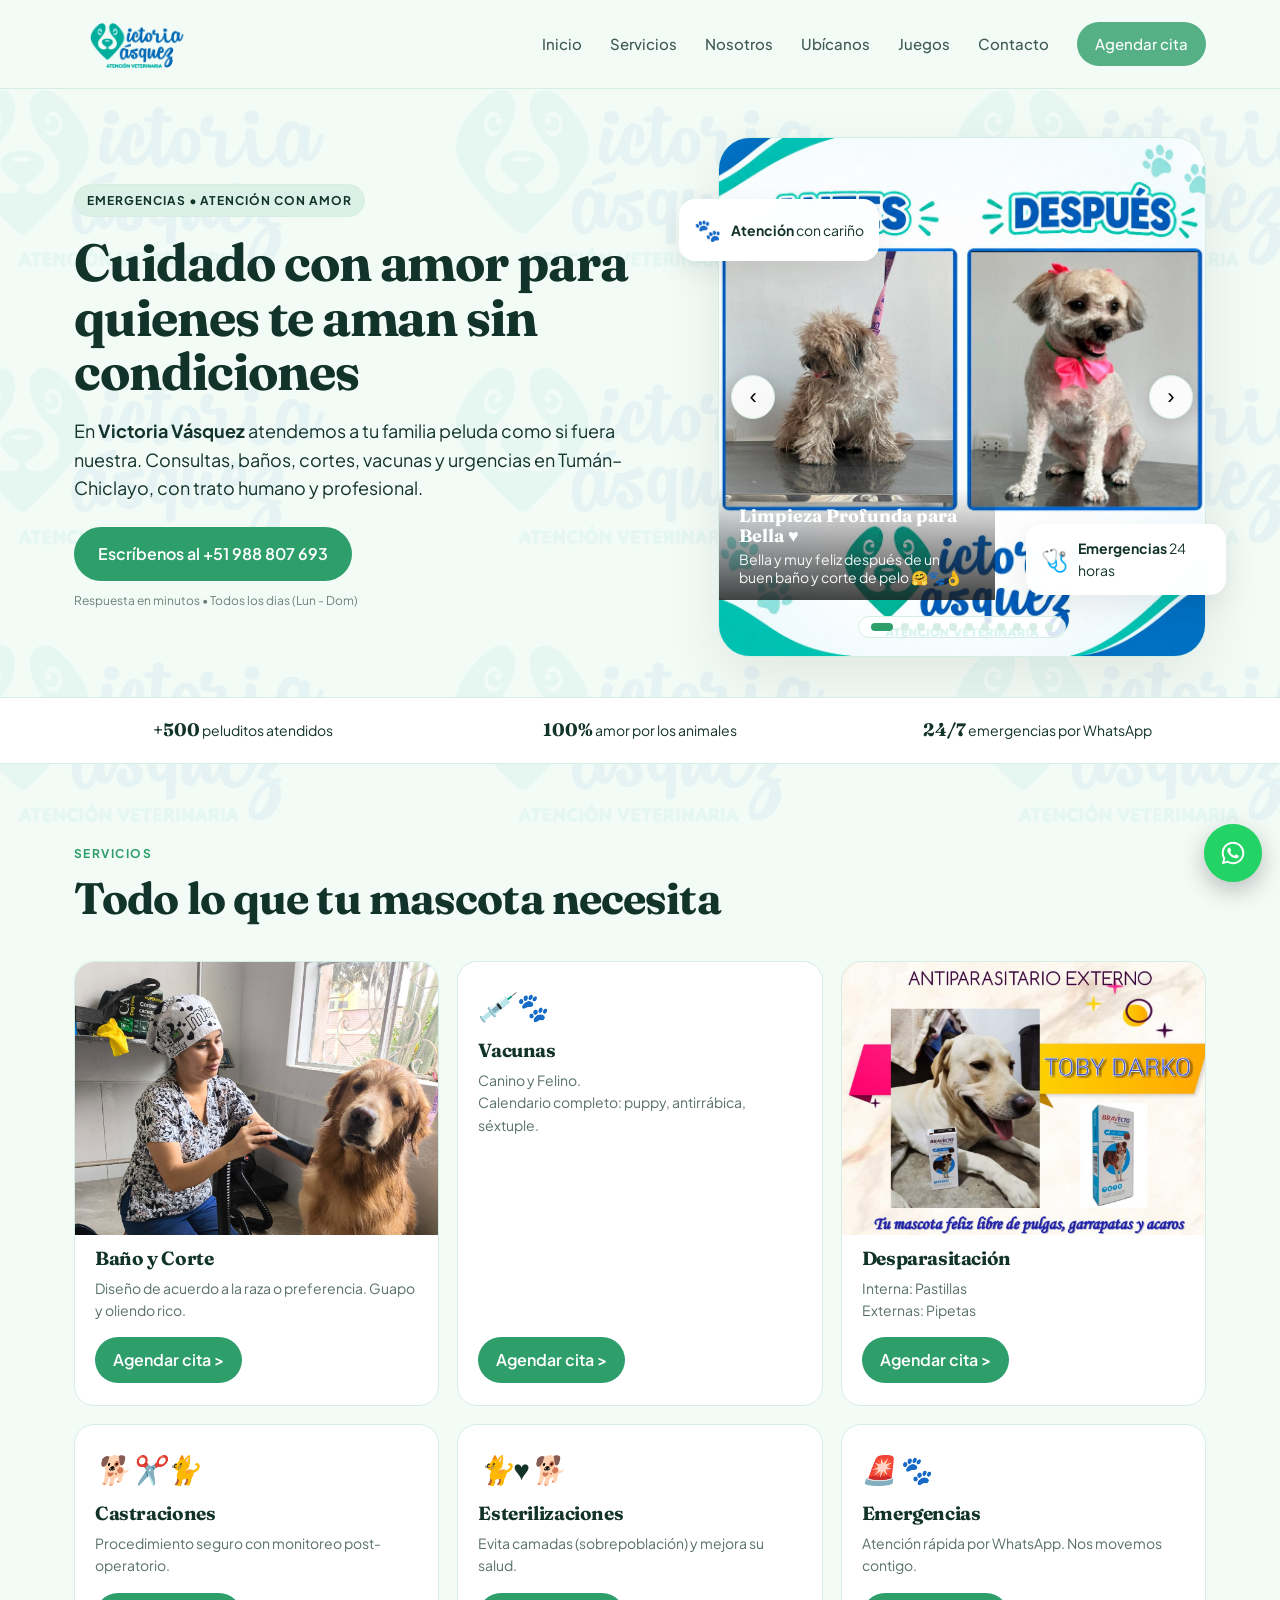
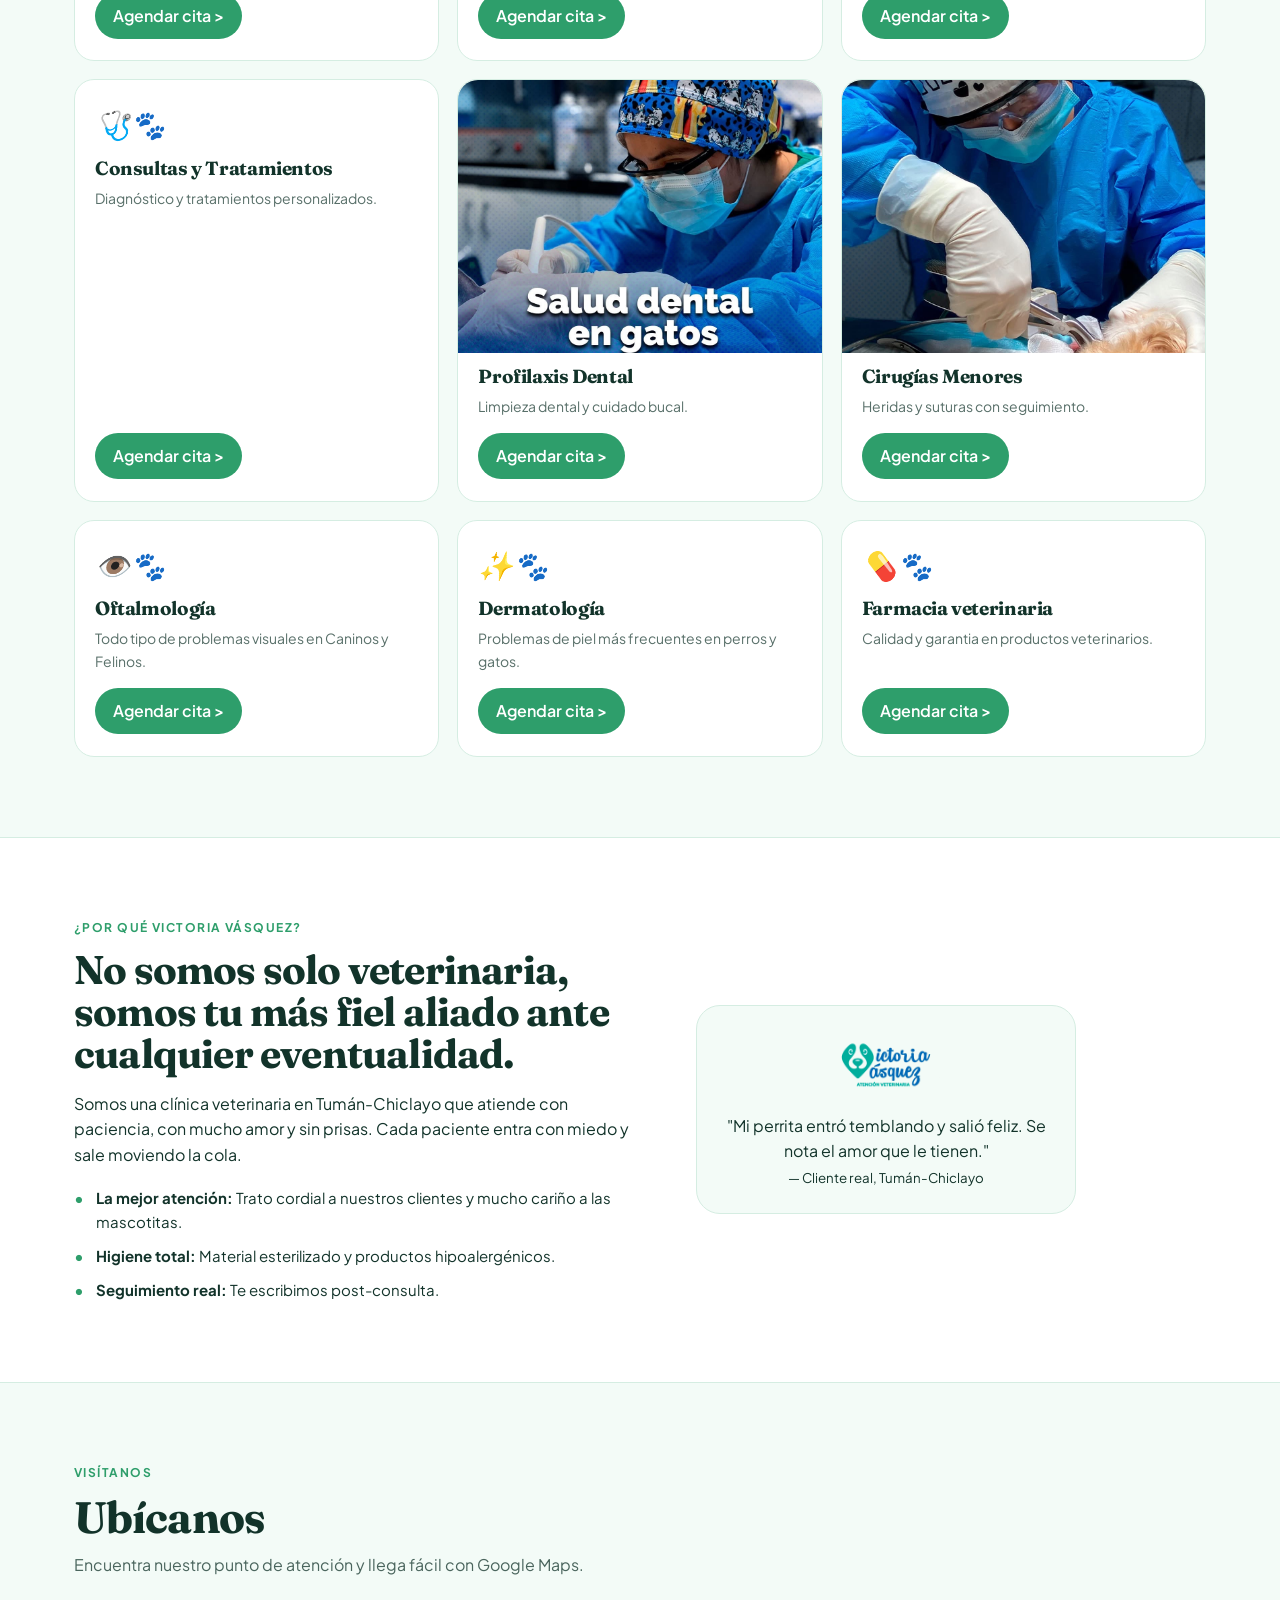
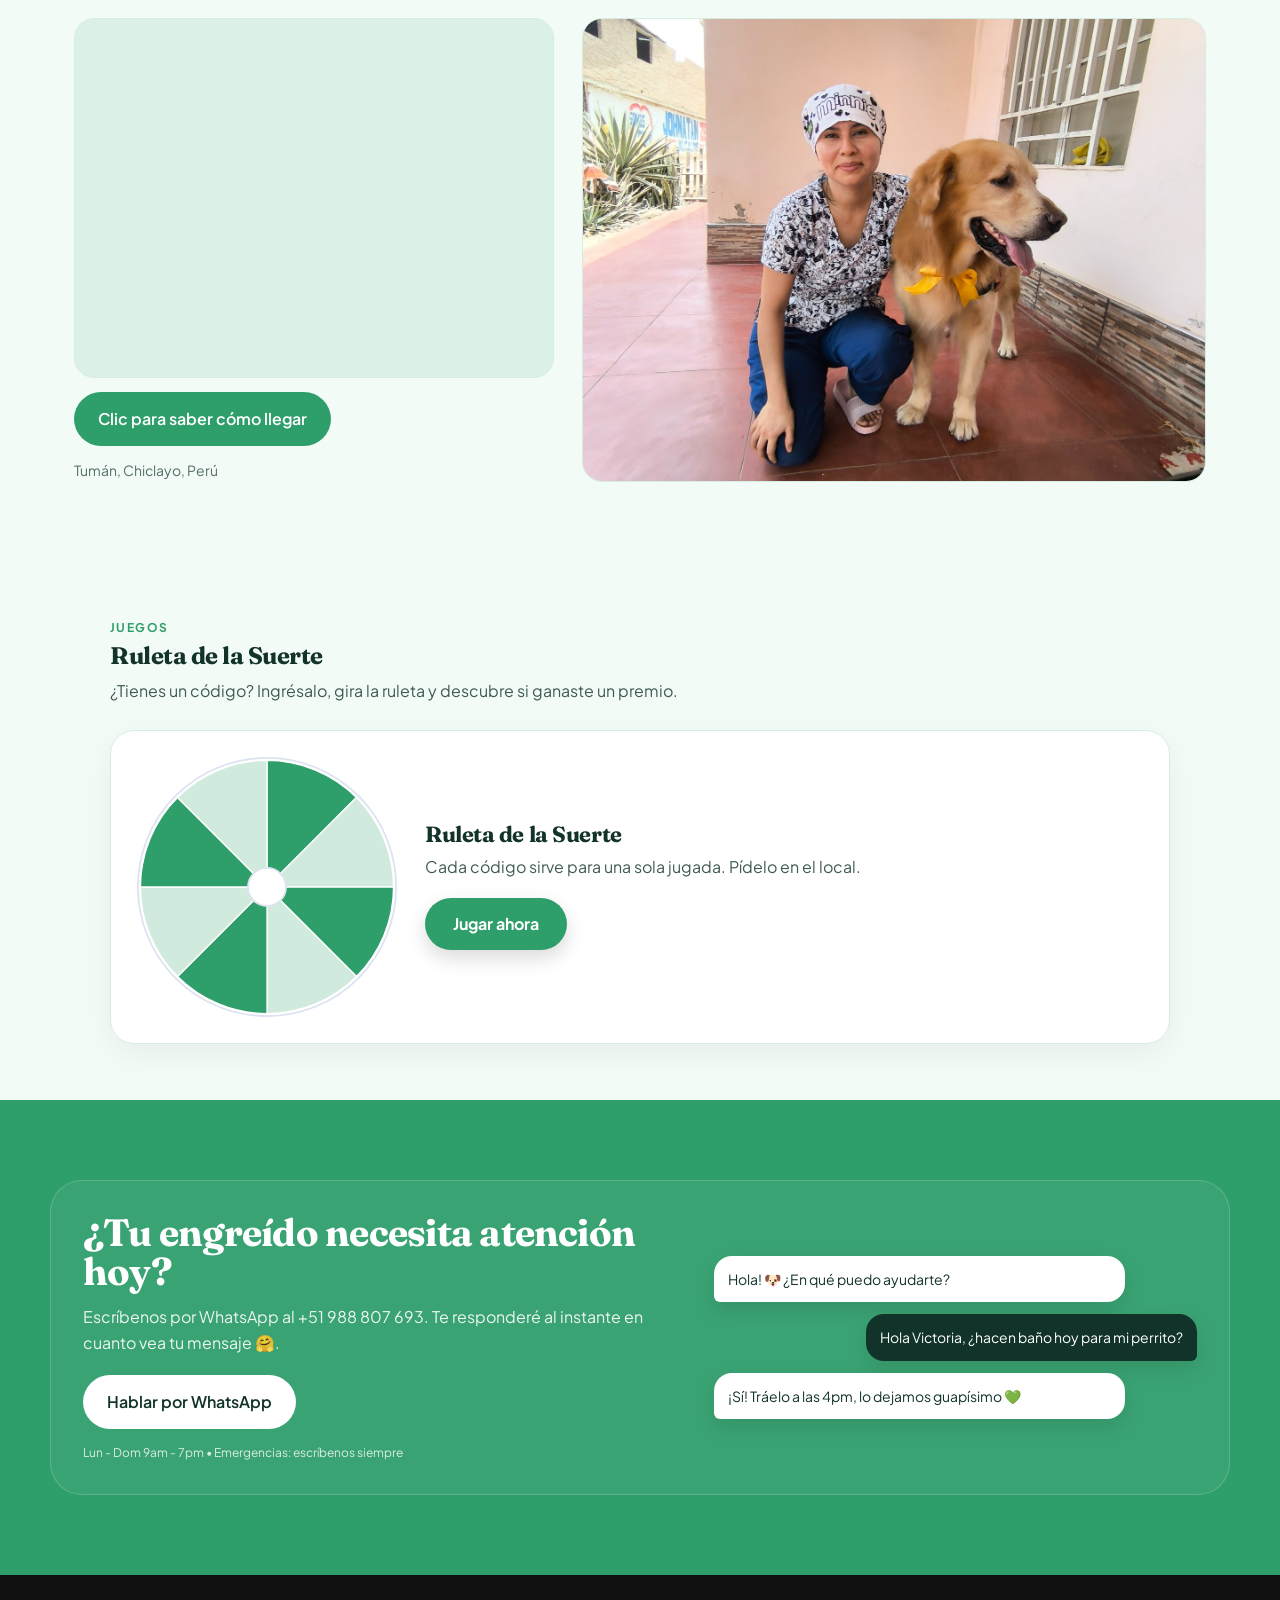
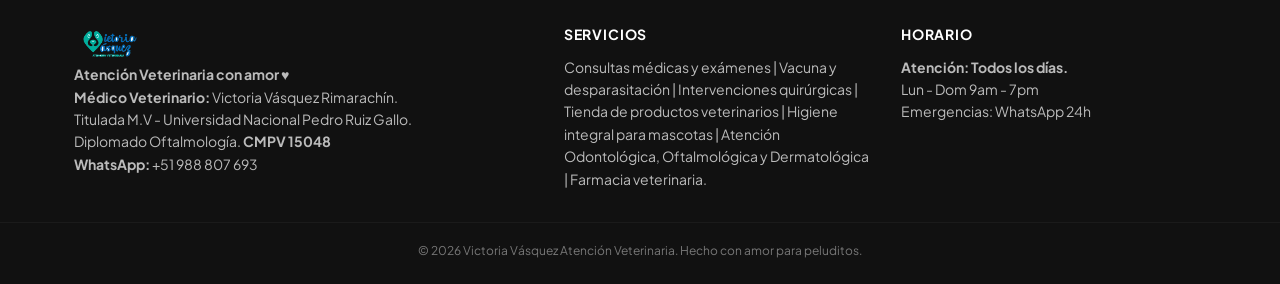
<file: index.html>
<!DOCTYPE html>
<html lang="es">
<head>
<meta charset="utf-8">
<meta name="viewport" content="width=device-width,initial-scale=1,viewport-fit=cover">
<script>try{var _c=JSON.parse(localStorage.getItem("bz_colors")||"null");if(_c)for(var _k in _c)document.documentElement.style.setProperty(_k,_c[_k])}catch(e){}</script>
<!--SEO:START-->
<title>Victoria Vasquez - Web informativa</title>
<meta name="description" content="Consultas, vacunas, cirugías y emergencias para tu mascota. Agenda tu cita por WhatsApp.">
<meta name="theme-color" content="#2E9E6B">
<meta property="og:title" content="Victoria Vasquez - Web informativa">
<meta property="og:description" content="Consultas, vacunas, cirugías y emergencias para tu mascota. Agenda tu cita por WhatsApp.">
<meta property="og:image" content="https://victoria-vasquez-vet.vercel.app/assets/uploads/og-1791950882485.jpg">
<meta property="og:image:secure_url" content="https://victoria-vasquez-vet.vercel.app/assets/uploads/og-1791950882485.jpg">
<meta property="og:url" content="https://victoria-vasquez-vet.vercel.app/">
<meta property="og:type" content="website">
<meta property="og:site_name" content="Victoria Vasquez">
<meta property="og:image:width" content="1200">
<meta property="og:image:height" content="630">
<meta property="og:image:alt" content="Victoria Vasquez">
<meta name="twitter:card" content="summary_large_image">
<meta name="twitter:title" content="Victoria Vasquez - Web informativa">
<meta name="twitter:description" content="Consultas, vacunas, cirugías y emergencias para tu mascota. Agenda tu cita por WhatsApp.">
<meta name="twitter:image" content="https://victoria-vasquez-vet.vercel.app/assets/uploads/og-1791950882485.jpg">
<link rel="icon" type="image/png" href="assets/img/favicon.png?v=4">
<link rel="apple-touch-icon" href="assets/img/logo.png?v=4">
<!--SEO:END-->
<link rel="preconnect" href="https://fonts.googleapis.com">
<link href="https://fonts.googleapis.com/css2?family=Fraunces:opsz,wght@9..144,600;9..144,700&family=Plus+Jakarta+Sans:wght@400;500;600&display=swap" rel="stylesheet">
<link rel="stylesheet" href="styles.css?v=4">
</head>
<body>
<div class="bg-watermark" id="bg-watermark"></div>
<div id="splash"><div class="splash-inner"><img data-logo src="assets/img/logo.png?v=4" alt="" width="180"><div class="splash-bar"><span></span></div><div class="splash-credit"><p>Desarrollado por ITECT</p><p>© ITECT 2026. Todos los derechos reservados.</p></div></div></div>
<header class="header"><div class="container header-inner"><a href="#inicio" class="logo"><img data-logo src="assets/img/logo.png?v=4" alt=""></a><nav class="nav" id="navMenu"><a href="#inicio" id="nav-inicio">Inicio</a><a href="#servicios" id="nav-productos">Productos</a><a href="#nosotros" id="nav-nosotros">Nosotros</a><a href="#ubicanos" id="nav-ubicanos">Ubícanos</a><a href="#contacto" id="nav-contacto">Contacto</a><a class="btn btn-teal" id="header-whatsapp" href="#" target="_blank" rel="noopener">WhatsApp</a></nav><button class="nav-toggle" id="navToggle" aria-label="Menú" aria-expanded="false"><span></span><span></span></button></div></header>
<div class="nav-overlay" id="navOverlay"></div>
<main>
<section id="inicio" class="hero"><div class="container hero-grid">
<div class="hero-copy"><div class="badge reveal" id="hero-badge">Clínica veterinaria • Consultas y emergencias</div><h1 class="reveal" data-split id="hero-titulo">Cuidamos a tu mascota como parte de la familia</h1><p class="reveal" style="transition-delay:.15s" id="hero-desc">Atención veterinaria con cariño y profesionales que aman a los animales.</p><div class="hero-cta reveal" style="transition-delay:.25s"><a class="btn btn-teal btn-lg" data-magnetic id="hero-cta" href="#" target="_blank">Pedir por WhatsApp</a><span class="cta-note" id="hero-nota">Respuesta en minutos • Lun - Sáb</span></div></div>
<!-- AQUI VA EL CARRUSEL QUE MARCASTE EN ROJO - REEMPLAZA EL BLOQUE DE ANTES -->
<div class="hero-visual reveal" style="transition-delay:.3s" id="hero-visual">
  <div class="carousel" id="hero-carousel">
    <div class="carousel-track" id="carousel-track">
      <!-- Se llena desde data.json -->
    </div>
    <button class="carousel-btn prev" id="carousel-prev" aria-label="Anterior">‹</button>
    <button class="carousel-btn next" id="carousel-next" aria-label="Siguiente">›</button>
    <div class="carousel-dots" id="carousel-dots"></div>
  </div>
  <div class="hero-card float-1" id="hero-chip-1"><span>🐾</span><div><strong>Atención</strong> con cariño</div></div>
  <div class="hero-card float-2" id="hero-chip-2"><span>🩺</span><div><strong>Emergencias</strong> 24 horas</div></div>
</div>
</div></section>
<div class="trust-bar"><div class="container trust-grid" id="trust-grid"></div></div>
<section id="servicios" class="section"><div class="container"><div class="section-head reveal"><span class="eyebrow" id="prod-eyebrow">Productos</span><h2 data-split id="prod-titulo">Todo lo que tu mascota necesita</h2></div><div class="services-grid" id="services-grid"></div></div></section>
<section id="nosotros" class="section alt"><div class="container about-grid"><div class="about-copy reveal"><span class="eyebrow" id="nosotros-eyebrow">Por qué elegirnos</span><h2 data-split id="nosotros-titulo">Salud y cariño para tu mascota.</h2><p id="nosotros-desc"></p><ul class="values" id="nosotros-valores"></ul></div><div class="about-visual reveal" style="transition-delay:.15s"><div class="about-card"><img data-logo src="assets/img/logo.png?v=4" alt="Logo"><p id="nosotros-testimonio"></p><small id="nosotros-autor"></small></div></div></div></section>
<section id="ubicanos" class="section"><div class="container"><div class="section-head reveal"><span class="eyebrow" id="ubi-eyebrow"></span><h2 id="ubi-titulo"></h2><p id="ubi-texto" style="margin-top:12px;opacity:.75"></p></div><div class="ubi-grid reveal is-visible" id="ubi-grid"><div class="ubi-map"><div class="ubi-map-frame"><iframe id="ubi-iframe" title="Mapa de ubicación" loading="lazy" referrerpolicy="no-referrer-when-downgrade" allowfullscreen></iframe></div><a class="btn btn-teal btn-lg" id="ubi-btn" target="_blank" rel="noopener"></a><p class="ubi-dir" id="ubi-dir"></p></div><div class="ubi-photo" id="ubi-photo" hidden><img id="ubi-img" alt="Nuestro local" loading="lazy"></div></div></div></section>
<section id="contacto" class="section cta"><div class="container cta-box reveal"><div><h2 data-split id="contacto-titulo"></h2><p id="contacto-desc"></p><a class="btn btn-cream btn-lg" data-magnetic id="contacto-cta" href="#" target="_blank">Hablar por WhatsApp</a><div class="cta-meta" id="contacto-meta"></div></div><div class="cta-chat" id="cta-chat"></div></div></section>
</main>
<footer class="footer"><div class="container footer-grid"><div><img data-logo src="assets/img/logo.png?v=4" alt="" height="40"><p id="footer-desc"></p></div><div><h4 id="footer-t-serv">Productos</h4><p id="footer-servicios"></p></div><div><h4 id="footer-t-hor">Horario</h4><p id="footer-horario"></p></div></div><div class="copy" id="footer-copy"></div></footer>
<script src="lib/manifest.js?v=4" defer></script>
<script src="main.js?v=4" defer></script>
<a id="wa-float" class="wa-float" href="#" target="_blank" rel="noopener" aria-label="Escríbenos por WhatsApp" hidden><svg viewBox="0 0 32 32" width="30" height="30" aria-hidden="true"><path fill="#fff" d="M16.04 4C9.4 4 4 9.35 4 15.94c0 2.1.56 4.15 1.62 5.96L4 28l6.27-1.6a12.1 12.1 0 0 0 5.77 1.47h.01c6.63 0 12.03-5.35 12.03-11.94C28.08 9.35 22.68 4 16.04 4zm0 21.8h-.01a10 10 0 0 1-5.1-1.4l-.37-.22-3.72.95.99-3.6-.24-.37a9.8 9.8 0 0 1-1.5-5.21c0-5.45 4.46-9.88 9.95-9.88 2.66 0 5.15 1.03 7.03 2.9a9.8 9.8 0 0 1 2.91 7c0 5.45-4.46 9.83-9.94 9.83zm5.45-7.36c-.3-.15-1.77-.87-2.04-.97-.27-.1-.47-.15-.67.15-.2.3-.77.97-.94 1.17-.17.2-.35.22-.65.07-.3-.15-1.26-.46-2.4-1.47-.89-.78-1.49-1.75-1.66-2.05-.17-.3-.02-.46.13-.6.13-.13.3-.35.45-.52.15-.17.2-.3.3-.5.1-.2.05-.37-.02-.52-.08-.15-.67-1.6-.92-2.2-.24-.58-.49-.5-.67-.51h-.57c-.2 0-.52.07-.8.37-.27.3-1.04 1.01-1.04 2.47s1.07 2.87 1.22 3.07c.15.2 2.1 3.2 5.08 4.49.71.3 1.26.49 1.7.62.71.22 1.36.19 1.87.12.57-.09 1.77-.72 2.02-1.42.25-.7.25-1.29.17-1.42-.07-.12-.27-.2-.57-.35z"/></svg></a>
</body>
</html>
</file>
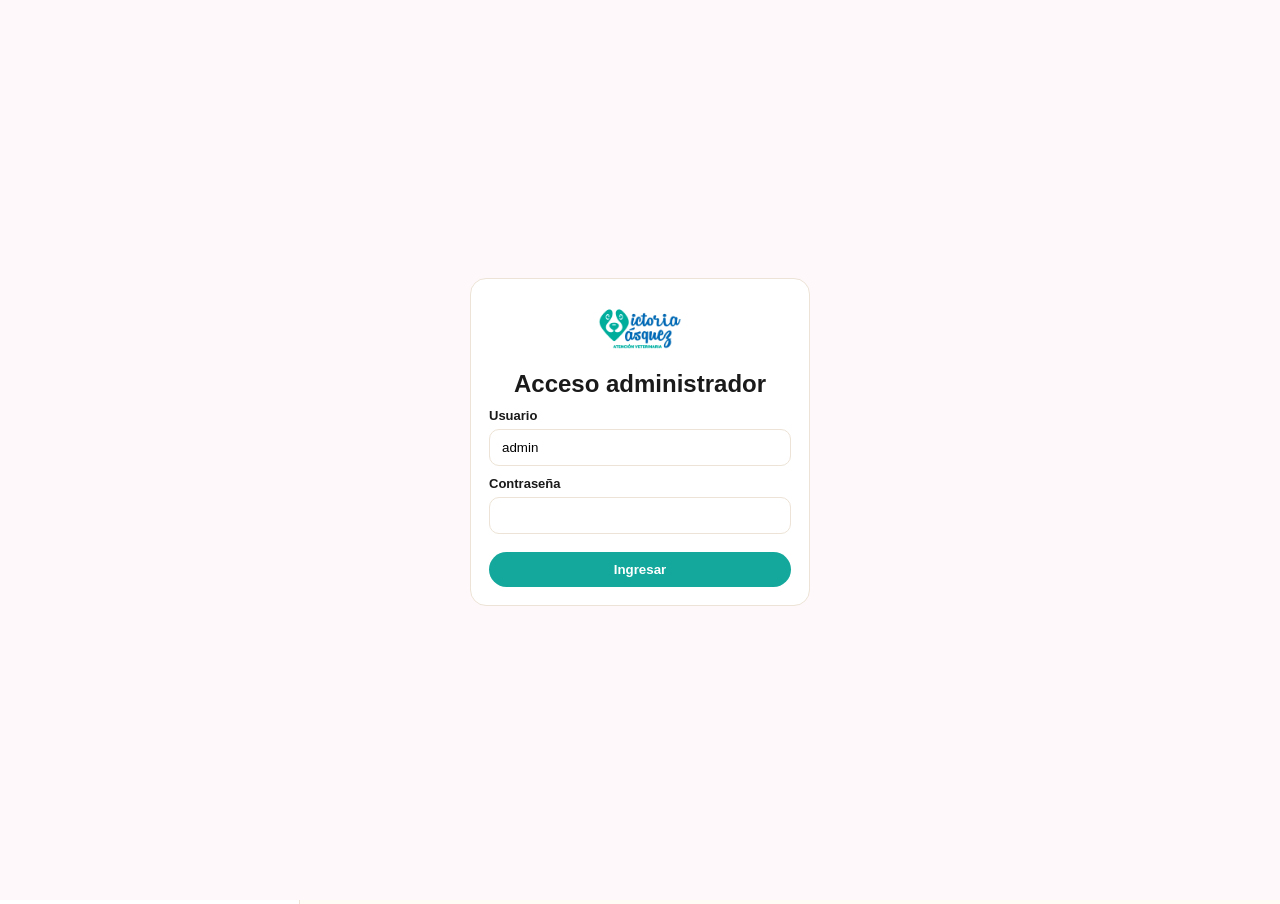
<file: portal_admin.html>
<!DOCTYPE html>
<html lang="es">
<head>
<meta charset="UTF-8">
<meta name="viewport" content="width=device-width,initial-scale=1">
<title>Portal Admin</title>
<meta name="robots" content="noindex,nofollow">
<style>
:root{--cream:#FFFBF5;--teal:#14A89C;--line:#EDE3D6;--charcoal:#1A1A1A}
*{box-sizing:border-box;margin:0;padding:0}body{font-family:Inter,sans-serif;background:var(--cream);color:var(--charcoal)}
.header{padding:18px 24px;border-bottom:1px solid var(--line);background:#fff;display:flex;justify-content:space-between;align-items:center;position:sticky;top:0;z-index:10;flex-wrap:wrap;gap:12px}
.btn{border-radius:999px;padding:10px 18px;border:0;cursor:pointer;font-weight:600}
.btn-teal{background:var(--teal);color:#fff}.btn-ghost{background:#fff;border:1px solid var(--line)}
.layout{display:grid;grid-template-columns:300px 1fr;min-height:calc(100vh - 70px)}
.sidebar{background:#fff;border-right:1px solid var(--line);padding:18px;overflow:auto}
.sidebar h3{font-size:12px;letter-spacing:.1em;text-transform:uppercase;opacity:.6;margin:18px 0 8px}
.sidebar button{display:block;width:100%;text-align:left;padding:10px 12px;border-radius:10px;border:0;background:transparent;cursor:pointer;margin-bottom:4px}
.sidebar button.active{background:var(--cream);border:1px solid var(--line);font-weight:600}
.main{padding:24px;max-width:950px}
.card{background:#fff;border:1px solid var(--line);border-radius:16px;padding:18px;margin-bottom:16px}
label{font-size:13px;font-weight:600;display:block;margin:10px 0 6px}
input,textarea,select{width:100%;padding:10px 12px;border:1px solid var(--line);border-radius:10px;font-family:inherit}
textarea{min-height:70px;resize:vertical}
.grid2{display:grid;grid-template-columns:1fr 1fr;gap:12px}
.svc-item{border:1px dashed var(--line);padding:12px;border-radius:12px;margin-bottom:10px;background:#FFFBF5}
.small{font-size:12px;opacity:.6}
.rich-host{margin:6px 0 4px}.rtb{display:flex;align-items:center;gap:10px;margin-bottom:4px}.rb{width:34px;height:30px;border:1px solid var(--line);background:#fff;border-radius:8px;cursor:pointer;font-size:15px}.rb.on{background:var(--cream2);border-color:var(--teal)}.rte{min-height:84px;border:1px solid var(--line);border-radius:10px;background:#fff;padding:10px 12px;font:inherit;line-height:1.5;outline:none}.rte:focus{border-color:var(--teal)}
.svc-frame{width:100%;max-width:320px;aspect-ratio:4/3;overflow:hidden;border-radius:12px;border:1px solid var(--line);background:#fff;margin-top:8px}.svc-frame img{width:100%;height:100%;object-fit:cover;display:block}.enc{display:grid;grid-template-columns:90px 1fr;gap:6px 10px;align-items:center;max-width:320px;margin-top:8px;font-size:12px}.enc input{padding:0}
.preview-img{width:100%;height:160px;object-fit:cover;border-radius:10px;border:1px solid var(--line);background:#fff}
.badge{display:inline-flex;padding:4px 8px;border-radius:999px;background:#FFF2E6;border:1px solid var(--line);font-size:11px;font-weight:700}
@media(max-width:900px){.layout{grid-template-columns:1fr}.sidebar{display:flex;gap:8px;overflow-x:auto}.sidebar button{white-space:nowrap}}
</style>
</head>
<body>
<div id="login" style="position:fixed;inset:0;background:#FFF8FB;z-index:99;display:grid;place-items:center;padding:16px"><div class="card" style="width:340px;max-width:100%"><div style="text-align:center"><img src="assets/img/logo.png" alt="Logo" width="110"></div><h2 style="text-align:center;margin-top:8px">Acceso administrador</h2><label>Usuario</label><input id="lg-user" autocomplete="username" value="admin"><label>Contraseña</label><input id="lg-pass" type="password" autocomplete="current-password" onkeydown="if(event.key==='Enter')login()"><p id="lg-msg" class="small" style="color:#c0392b;margin-top:8px"></p><button class="btn btn-teal" style="width:100%;margin-top:10px" onclick="login()">Ingresar</button></div></div>
<div id="toast" style="position:fixed;bottom:18px;left:50%;transform:translateX(-50%);background:#14295F;color:#fff;padding:12px 18px;border-radius:12px;display:none;z-index:100;max-width:90%"></div>
<div class="header"><strong id="adm-title">Panel de administración</strong><div style="display:flex;gap:8px;flex-wrap:wrap"><button class="btn btn-ghost" onclick="importar()">Importar JSON</button> <button class="btn btn-ghost" onclick="copiar()">Copiar JSON</button> <button class="btn btn-ghost" onclick="exportar()">Descargar cambios</button> <button class="btn btn-teal" onclick="publicar()">🚀 Subir cambios</button> <button class="btn btn-ghost" onclick="cambiarClave()">🔑 Contraseña</button> <button class="btn btn-ghost" onclick="salir()">Salir</button></div></div>
<div class="layout">
<div class="sidebar">
<h3>Secciones</h3>
<button onclick="show('sitio')" id="b-sitio">🌐 Sitio, menú y SEO</button>
<button class="active" onclick="show('hero')" id="b-hero">Inicio / Hero</button>
<button onclick="show('whatsapp')" id="b-whatsapp">💬 WhatsApp</button>
<button onclick="show('colores')" id="b-colores">🎨 Colores</button>
<button onclick="show('logo')" id="b-logo">🖼️ Logo</button>
<button onclick="show('carrusel')" id="b-carrusel">📸 Carrusel</button>
<button onclick="show('fondo')" id="b-fondo">🎨 Fondo Transparente</button>
<button onclick="show('trust')" id="b-trust">Barra Confianza</button>
<button onclick="show('servicios')" id="b-servicios">Productos</button>
<button onclick="show('nosotros')" id="b-nosotros">Nosotros</button>
<button onclick="show('ubicanos')" id="b-ubicanos">📍 Ubícanos</button>
<button onclick="show('contacto')" id="b-contacto">Contacto / Chat</button>
<button onclick="show('secciones')" id="b-secciones">➕ Secciones nuevas</button>
<button onclick="show('footer')" id="b-footer">Footer</button>
<button onclick="location.href='portal_juegos.html'" id="b-juegos">🎰 Juegos (Ruleta)</button>
<p class="small" style="margin-top:20px">Fotos: hasta 5 MB cada una. Se optimizan solas y se guardan en GitHub al seleccionarlas.</p>
</div>
<div class="main">
<div id="sec-sitio" class="sec" style="display:none"><h2>🌐 Sitio, menú y SEO</h2>
<div class="card"><h4>Identidad y buscadores</h4>
<label>Nombre del negocio</label><input id="si-nombre">
<label>Título de la pestaña y de Google <span id="si-titulo-n" class="small"></span></label><input id="si-titulo">
<label>Descripción para Google y al compartir el enlace <span id="si-desc-n" class="small"></span></label><textarea id="si-desc"></textarea>
<label>Dirección web del sitio</label><input id="si-url" placeholder="https://mi-negocio.vercel.app">
<h4 style="margin-top:16px">Imagen al compartir el enlace</h4>
<p class="small">Se ajusta sola a 1200×630 px (formato de WhatsApp y Facebook). Hasta 5 MB.</p>
<img id="si-og-prev" src="og-image.jpg" alt="" style="max-width:300px;border-radius:10px;border:1px solid var(--line);display:block;margin:6px 0">
<input type="file" accept="image/*" onchange="handleOg(this)"><button class="btn btn-ghost" style="margin-top:6px" onclick="data.sitio.ogImagen='';renderAll();save()">Usar la imagen por defecto</button>
<h4 style="margin-top:16px">Icono de la pestaña (favicon)</h4>
<p class="small">Imagen cuadrada; se ajusta a 192×192 px. Hasta 5 MB.</p>
<img id="si-fav-prev" src="assets/img/favicon.png" alt="" style="width:48px;height:48px;border-radius:8px;border:1px solid var(--line);display:block;margin:6px 0">
<input type="file" accept="image/*" onchange="handleFavicon(this)"><button class="btn btn-ghost" style="margin-top:6px" onclick="data.sitio.favicon='';renderAll();save()">Usar el icono por defecto</button>
</div>
<div class="card" style="margin-top:14px"><h4>Menú superior</h4><p class="small">Nombres de los enlaces del menú.</p>
<div class="grid2"><div><label>Inicio</label><input id="mn-inicio"></div><div><label>Productos</label><input id="mn-productos"></div><div><label>Nosotros</label><input id="mn-nosotros"></div><div><label>Ubícanos</label><input id="mn-ubicanos"></div><div><label>Contacto</label><input id="mn-contacto"></div><div><label>Botón de WhatsApp</label><input id="mn-boton"></div></div>
</div>
<div class="card" style="margin-top:14px"><h4>Mantenimiento</h4><label><input type="checkbox" id="si-limpiar"> Al publicar, borrar de GitHub las fotos que ya no se usan</label><p class="small">Libera espacio y evita archivos sueltos. Solo borra fotos subidas desde el portal hace más de 15 minutos.</p></div>
<p class="small" style="margin-top:10px">El título, la descripción, la imagen y el icono se escriben en el HTML al pulsar Publicar. WhatsApp y Google pueden tardar en actualizar su vista previa.</p>
</div>
<div id="sec-colores" class="sec" style="display:none"><h2>🎨 Colores</h2><div class="card">
<p class="small">Elige los colores de tu web: botones, acentos, títulos, textos y fondos se adaptan solos. Pulsa Publicar para verlos en la página.</p>
<label>Paletas listas</label><div id="col-presets" style="display:flex;gap:8px;flex-wrap:wrap;margin:6px 0 14px"></div>
<div class="grid2">
<div><label>Color principal (botones y acentos)</label><div style="display:flex;gap:8px;align-items:center"><input type="color" id="col-principal" style="width:54px;height:40px;padding:2px"><input id="col-principal-hex" maxlength="7" style="max-width:110px"></div></div>
<div><label>Color de títulos y texto</label><div style="display:flex;gap:8px;align-items:center"><input type="color" id="col-texto" style="width:54px;height:40px;padding:2px"><input id="col-texto-hex" maxlength="7" style="max-width:110px"></div></div>
<div><label>Color de fondo</label><div style="display:flex;gap:8px;align-items:center"><input type="color" id="col-fondo" style="width:54px;height:40px;padding:2px"><input id="col-fondo-hex" maxlength="7" style="max-width:110px"></div></div>
</div>
<p id="col-warn" class="small" style="color:#b45309;min-height:18px;margin-top:8px"></p>
<label>Vista previa</label>
<div id="col-preview" style="border:1px solid var(--line);border-radius:16px;padding:20px;margin:6px 0 12px;background:var(--cream)"><span style="display:inline-block;font-size:11px;letter-spacing:.1em;font-weight:700;color:var(--teal)">EJEMPLO</span><h3 style="font-family:Georgia,serif;font-size:24px;margin:4px 0 6px;color:var(--charcoal)">Agua pura y gas seguro</h3><p style="color:var(--charcoal);font-size:14px;margin-bottom:12px">Así se verán tus textos, botones y fondos.</p><span style="display:inline-block;background:var(--teal);color:var(--on-teal);padding:10px 18px;border-radius:999px;font-weight:600;font-size:14px">Solicitar &gt;</span> <span style="display:inline-block;background:var(--cream2);border:1px solid var(--line);color:var(--charcoal);padding:6px 12px;border-radius:999px;font-size:12px;margin-left:6px">Etiqueta</span></div>
<button class="btn btn-ghost" onclick="restaurarColores()">Restaurar colores originales</button>
</div></div>
<div id="sec-logo" class="sec" style="display:none"><h2>🖼️ Logo</h2><div class="card">
<p class="small">Sube tu nuevo logo (PNG con fondo transparente recomendado, hasta 5 MB). Se actualiza en el menú, la pantalla de carga, Nosotros, el footer, el fondo y el icono de la pestaña. La imagen que sale al compartir el enlace en redes (og-image.jpg) no cambia.</p>
<div style="background:#FFF8FB;border:1px dashed var(--line);border-radius:12px;padding:16px;text-align:center"><img id="logo-preview" src="assets/img/logo.png" alt="Logo" style="max-width:180px;max-height:180px"></div>
<label>Subir nuevo logo</label><input type="file" accept="image/png,image/jpeg,image/webp" onchange="handleLogo(this)">
<button class="btn btn-ghost" style="margin-top:8px" onclick="restaurarLogo()">Restaurar logo original</button>
</div></div>
<div id="sec-ubicanos" class="sec" style="display:none"><h2>📍 Ubícanos</h2><div class="card">
<label>Mostrar sección</label><select id="ubi-activo"><option value="true">Sí</option><option value="false">No</option></select>
<label>Etiqueta pequeña</label><input id="ubi-eyebrow">
<label>Título</label><input id="ubi-titulo">
<label>Texto</label><div class="rich-host" id="ubi-texto"></div>
<label>Dirección (se usa para el mapa y el botón)</label><input id="ubi-direccion" placeholder="Av. Principal 123, Lima, Perú">
<label>Código "Insertar un mapa" de Google Maps (opcional, para el punto exacto)</label><textarea id="ubi-embed" placeholder='En Google Maps: Compartir > Insertar un mapa > Copiar HTML. Pégalo aquí.'></textarea>
<label>Enlace del botón (opcional)</label><input id="ubi-enlace" placeholder="Si lo dejas vacío, abre la ruta hacia la dirección">
<label>Texto del botón</label><input id="ubi-btn">
<label>Foto al costado del mapa (opcional, hasta 5 MB)</label><input type="file" accept="image/*" onchange="handleUbiFoto(this)">
<div id="ubi-foto-box"></div>
</div></div>
<div id="sec-whatsapp" class="sec" style="display:none"><h2>💬 WhatsApp</h2><div class="card">
<p class="small">Configura el número una sola vez: se aplica al botón del menú, el botón principal, el de Contacto, el botón flotante y los botones "Solicitar" de cada producto.</p>
<label>Número de WhatsApp (con código de país)</label><input id="wa-num" inputmode="numeric" placeholder="51987654321">
<p class="small">Perú: si escribes 9 dígitos (ej. 987654321) se agrega el 51 automáticamente. Enlace resultante: <span id="wa-preview"></span></p>
<label>Mensaje predeterminado (botones generales)</label><input id="wa-msg" placeholder="Hola, quisiera hacer una consulta">
<label>Botón flotante de WhatsApp</label><select id="wa-float"><option value="true">Mostrar</option><option value="false">Ocultar</option></select>
</div></div>
<div id="sec-hero" class="sec"><h2>Hero</h2><div class="card"><label>Badge</label><input id="hero-badge"><label>Título principal</label><textarea id="hero-titulo"></textarea><label>Descripción</label><div class="rich-host" id="hero-desc"></div><div class="grid2"><div><label>Texto botón</label><input id="hero-ctaTexto"></div><div class="small" style="align-self:end">El link usa el número de la sección 💬 WhatsApp.</div></div><label>Nota debajo botón</label><input id="hero-ctaNota">
<h4 style="margin-top:16px">Recuadros flotantes (sobre el carrusel)</h4><p class="small">Déjalos vacíos para ocultarlos.</p>
<div class="grid2"><div><label>Recuadro 1: icono (emoji)</label><input id="hc1-i"></div><div><label>Destacado</label><input id="hc1-d"></div></div><label>Texto</label><input id="hc1-t">
<div class="grid2"><div><label>Recuadro 2: icono (emoji)</label><input id="hc2-i"></div><div><label>Destacado</label><input id="hc2-d"></div></div><label>Texto</label><input id="hc2-t">
</div></div>

<div id="sec-carrusel" class="sec" style="display:none">
<h2>📸 Carrusel de fotos</h2>
<p class="small">Cada foto puede pesar hasta 5 MB. Se optimizan automáticamente (máx. 1600px) y se suben a GitHub como archivo, así la web carga rápido en celular.</p>
<div class="card" style="margin-bottom:14px"><label>Mostrar el carrusel en el inicio</label><select id="car-activo"><option value="true">Sí</option><option value="false">No (el inicio se muestra solo con texto)</option></select><p class="small" style="margin-top:6px">Si lo ocultas, también se ocultan los recuadros flotantes del inicio.</p></div>
<div id="carrusel-list"></div>
<button class="btn btn-teal" onclick="addCarrusel()">+ Añadir foto al carrusel</button>
</div>

<div id="sec-fondo" class="sec" style="display:none">
<h2>🎨 Fondo Transparente</h2>
<div class="card">
<label><input type="checkbox" id="fondo-activo" onchange="data.config.fondoTransparente.activo=this.checked;save();renderFondoPreview()"> Activar fondo con marca de agua transparente</label>
<label>Opacidad (0.02 muy transparente - 0.15 más visible)</label>
<input type="range" id="fondo-opacidad" min="0.02" max="0.2" step="0.01" oninput="data.config.fondoTransparente.opacidad=parseFloat(this.value);document.getElementById('op-val').textContent=this.value;save();renderFondoPreview()"><span id="op-val">0.07</span>
<label>Imagen de fondo (Base64)</label>
<div class="grid2">
<div>
<input type="file" id="fondo-file" accept="image/*" onchange="handleFondoFile(this)">
<button class="btn btn-ghost" onclick="data.config.fondoTransparente.imagen='';save();renderFondoPreview();alert('Se usará el logo por defecto')">Usar logo por defecto</button>
</div>
<div>
<img id="fondo-preview" class="preview-img" style="height:120px">
</div>
</div>
</div>
</div>

<div id="sec-trust" class="sec" style="display:none"><h2>Barra de Confianza</h2><div id="trust-list"></div><button class="btn btn-ghost" onclick="addTrust()">+ Añadir item</button></div>
<div id="sec-servicios" class="sec" style="display:none"><h2>Productos</h2><div class="card" style="margin-bottom:14px"><h4>Encabezado de la sección</h4><div class="grid2"><div><label>Etiqueta pequeña</label><input id="pr-eyebrow"></div><div><label>Texto del botón de cada producto</label><input id="pr-boton"></div></div><label>Título</label><input id="pr-titulo"><label>Mensaje de WhatsApp por producto (se añade el nombre del producto al final)</label><input id="pr-mensaje"></div><div id="servicios-list"></div><button class="btn btn-teal" onclick="addServicio()">+ Añadir producto</button></div>
<div id="sec-nosotros" class="sec" style="display:none"><h2>Nosotros</h2><div class="card"><label>Eyebrow</label><input id="nos-eyebrow"><label>Título</label><textarea id="nos-titulo"></textarea><label>Descripción</label><div class="rich-host" id="nos-desc"></div><h4 style="margin-top:12px">Valores</h4><div id="valores-list"></div><button class="btn btn-ghost" onclick="addValor()">+ Valor</button><div class="grid2" style="margin-top:12px"><div><label>Testimonio</label><textarea id="nos-test"></textarea></div><div><label>Autor testimonio</label><input id="nos-autor"></div></div></div></div>
<div id="sec-contacto" class="sec" style="display:none"><h2>Contacto</h2><div class="card"><label>Título</label><textarea id="cont-titulo"></textarea><label>Descripción</label><div class="rich-host" id="cont-desc"></div><div class="grid2"><div><label>Texto botón</label><input id="cont-ctaTexto"></div><div class="small" style="align-self:end">El link usa el número de la sección 💬 WhatsApp.</div></div><label>Meta (horario)</label><input id="cont-meta"><h4 style="margin-top:12px">Chat burbujas</h4><div id="chat-list"></div><button class="btn btn-ghost" onclick="addChat()">+ Burbuja chat</button></div></div>
<div id="sec-secciones" class="sec" style="display:none">
<h2>➕ Secciones nuevas</h2>
<p class="small">Crea secciones adicionales (ej. Preguntas frecuentes, Zonas de reparto, Promociones). Aparecen en el menú de la web y puedes elegir en qué lugar de la página van.</p>
<div id="secciones-list"></div>
<button class="btn btn-teal" onclick="addSeccion()">+ Añadir sección</button>
</div>
<div id="sec-footer" class="sec" style="display:none"><h2>Footer</h2><div class="card"><div class="grid2"><div><label>Título columna 2</label><input id="ft-tserv"></div><div><label>Título columna 3</label><input id="ft-thor"></div></div><label>Descripción</label><div class="rich-host" id="foot-desc"></div><label>Texto servicios</label><textarea id="foot-serv"></textarea><label>Horario</label><div class="rich-host" id="foot-hor"></div><label>Copy</label><input id="foot-copy"></div></div>
</div>
</div>
<input type="file" id="fileInput" accept=".json" style="display:none">
<script>
let data = null;
/*LEGACY_DEFAULTS_START*/
const LEGACY={
 sitio:{nombre:'Mi Clínica Veterinaria',titulo:'Mi Clínica Veterinaria — Cuidado para tu mascota',descripcion:'Consultas, vacunas, cirugías y emergencias para tu mascota. Agenda tu cita por WhatsApp.',url:'',ogImagen:'',favicon:''},
 menu:{inicio:'Inicio',productos:'Servicios',nosotros:'Nosotros',ubicanos:'Ubícanos',contacto:'Contacto',boton:'Agendar cita'},
 chips:[{icono:'🐾',destacado:'Atención',texto:'con cariño'},{icono:'🩺',destacado:'Emergencias',texto:'24 horas'}],
 productos:{eyebrow:'Servicios',titulo:'Todo lo que tu mascota necesita',botonTexto:'Agendar cita >',mensaje:'Hola, quiero agendar: '},
 footer:{tituloServicios:'Servicios',tituloHorario:'Horario'},
 whatsappMensaje:'Hola, quisiera agendar una cita'
};
/*LEGACY_DEFAULTS_END*/

const API='/api/publish', isLocal=['localhost','127.0.0.1'].includes(location.hostname);
let PW=sessionStorage.getItem('bz_pw')||'';
function toast(t){const e=document.getElementById('toast');e.textContent=t;e.style.display='block';clearTimeout(window._t);window._t=setTimeout(()=>e.style.display='none',6000);}
async function api(body){try{const r=await fetch(API,{method:'POST',headers:{'Content-Type':'application/json'},body:JSON.stringify(body)});let j={};try{j=await r.json()}catch(e){}j.status=r.status;return j;}catch(e){return {ok:false,error:'Sin conexión con el servidor'}}}
async function login(){
  const u=document.getElementById('lg-user').value.trim(),p=document.getElementById('lg-pass').value,m=document.getElementById('lg-msg');m.textContent='';
  let ok=false;
  if(isLocal){ok=(u==='admin'&&p==='123123');if(!ok)m.textContent='Usuario o contraseña incorrectos';}
  else{const j=await api({action:'login',user:u,password:p});ok=!!j.ok;if(!ok)m.textContent=j.status===404?'El servidor de publicación no está activo':(j.error||'Error');}
  if(ok){PW=p;sessionStorage.setItem('bz_pw',p);document.getElementById('login').style.display='none';init();}
}
async function boot(){
  if(isLocal){document.getElementById('login').style.display='grid';return;}
  if(PW){const j=await api({action:'login',user:'admin',password:PW});if(j.ok){document.getElementById('login').style.display='none';return init();}}
  document.getElementById('login').style.display='grid';
}
function salir(){sessionStorage.removeItem('bz_pw');location.reload();}
async function publicar(){
  if(isLocal){toast('Subir cambios solo funciona en la web publicada. Aquí usa "Descargar cambios".');return;}
  if(!confirm('¿Publicar los cambios en la web?'))return;
  toast('Subiendo cambios...');
  const j=await api({action:'publish',user:'admin',password:PW,data});
  if(j.ok){try{localStorage.removeItem('bz_admin_v1')}catch(e){}}
  toast(j.ok?('✅ Cambios enviados. En 1-2 minutos se verán en la web (Ctrl+F5).'+(j.seo===false?' Aviso: no se pudo actualizar el título/SEO del HTML.':'')+(j.limpieza>0?' Se borraron '+j.limpieza+' foto(s) sin uso.':'')):'❌ '+(j.error||'Error al publicar'));
}
async function cambiarClave(){
  if(isLocal){toast('Cambia la contraseña desde la web publicada.');return;}
  const n=prompt('Nueva contraseña (mínimo 6 caracteres):');if(!n)return;
  if(n!==prompt('Repite la nueva contraseña:')){toast('Las contraseñas no coinciden');return;}
  const j=await api({action:'password',user:'admin',password:PW,newPassword:n});
  if(j.ok){PW=n;sessionStorage.setItem('bz_pw',n);toast('✅ Contraseña cambiada. En 1-2 minutos queda activa.');}else toast('❌ '+(j.error||'Error'));
}
function show(id){
  document.querySelectorAll('.sec').forEach(s=>s.style.display='none');
  document.querySelectorAll('.sidebar button').forEach(b=>b.classList.remove('active'));
  document.getElementById('sec-'+id).style.display='block';
  document.getElementById('b-'+id).classList.add('active');
}
async function init(){
  const saved = localStorage.getItem('bz_admin_v1');
  if(saved){ try{ data = JSON.parse(saved); }catch(e){} }
  if(!data){
    const res = await fetch('data.json'); data = await res.json();
  }
  if(!data.config) data.config = {fondoTransparente:{activo:true,opacidad:0.07,imagen:""}};
  if(!data.config.fondoTransparente) data.config.fondoTransparente={activo:true,opacidad:0.07,imagen:""};
  if(!data.carrusel) data.carrusel=[];
  if(!Array.isArray(data.secciones)) data.secciones=[];
  data.ubicacion=Object.assign({activo:true,eyebrow:'Visítanos',titulo:'Ubícanos',texto:'Encuentra nuestro punto de atención y llega fácil con Google Maps.',direccion:'Lima, Perú',mapaEmbed:'',enlace:'',btnTexto:'Clic para saber cómo llegar',imagen:''},data.ubicacion||{});
  if(!data.config) data.config={};
  if(data.config.carruselActivo===undefined) data.config.carruselActivo=true;
  const cl=o=>JSON.parse(JSON.stringify(o));
  data.sitio=Object.assign(cl(LEGACY.sitio),data.sitio||{});
  data.menu=Object.assign(cl(LEGACY.menu),data.menu||{});
  if(!Array.isArray(data.hero.chips)) data.hero.chips=cl(LEGACY.chips);
  while(data.hero.chips.length<2) data.hero.chips.push({icono:'',destacado:'',texto:''});
  data.productos=Object.assign(cl(LEGACY.productos),data.productos||{});
  data.footer=data.footer||{}; if(data.footer.tituloServicios===undefined) data.footer.tituloServicios=LEGACY.footer.tituloServicios; if(data.footer.tituloHorario===undefined) data.footer.tituloHorario=LEGACY.footer.tituloHorario;
  if(data.whatsappMensaje===undefined) data.whatsappMensaje=LEGACY.whatsappMensaje;
  migrarTextos();
  renderAll();
}
function renderAll(){
  document.getElementById('hero-badge').value = data.hero.badge||'';
  document.getElementById('hero-titulo').value = data.hero.titulo||'';
  document.getElementById('hero-ctaTexto').value = data.hero.ctaTexto||'';
  document.getElementById('hero-ctaNota').value = data.hero.ctaNota||'';
  const cl = document.getElementById('carrusel-list'); cl.innerHTML='';
  data.carrusel.forEach((c,i)=>{
    const d=document.createElement('div'); d.className='card';
    const hasImg = !!c.imagen;
    let sizeInfo = '';
    if(hasImg){ const kb = c.imagen.startsWith('data:') ? Math.round((c.imagen.length*3/4)/1024) : sizes[c.imagen]; if(kb) sizeInfo = `<span class="badge">${kb} KB optimizada</span>`; }
    d.innerHTML=`
      <div class="grid2">
        <div>
          <label>Foto ${i+1} - Selecciona (hasta 5 MB) ${sizeInfo}</label>
          <input type="file" accept="image/*" onchange="handleCarruselFile(this, ${i})">
          ${hasImg?`<img src="${imgSrc(c.imagen)}" class="preview-img" style="margin-top:8px">`:`<div class="preview-img" style="display:grid;place-items:center;opacity:.5">Sin foto - sube una</div>`}
          <label style="margin-top:8px">Estado</label>
          <select onchange="data.carrusel[${i}].activo=this.value==='true';save()"><option value="true" ${c.activo!==false?'selected':''}>Activo</option><option value="false" ${c.activo===false?'selected':''}>Oculto</option></select>
        </div>
        <div>
          <label>Título</label><input value="${(c.titulo||'').replace(/"/g,'&quot;')}" oninput="data.carrusel[${i}].titulo=this.value;save()">
          <label>Descripción corta</label><textarea oninput="data.carrusel[${i}].descripcion=this.value;save()">${c.descripcion||''}</textarea>
          <div style="display:flex;gap:8px;margin-top:10px">
            <button class="btn btn-ghost" onclick="moveCarrusel(${i},-1)">↑ Subir</button>
            <button class="btn btn-ghost" onclick="moveCarrusel(${i},1)">↓ Bajar</button>
            <button class="btn btn-ghost" style="color:red;border-color:red" onclick="if(confirm('¿Eliminar esta foto?')){data.carrusel.splice(${i},1);renderAll();save();}">Eliminar</button>
          </div>
        </div>
      </div>`;
    cl.appendChild(d);
  });
  document.getElementById('fondo-activo').checked = data.config.fondoTransparente.activo!==false;
  document.getElementById('fondo-opacidad').value = data.config.fondoTransparente.opacidad||0.07;
  document.getElementById('op-val').textContent = data.config.fondoTransparente.opacidad||0.07;
  renderFondoPreview();
  const tl = document.getElementById('trust-list'); tl.innerHTML='';
  data.trust.forEach((t,i)=>{
    const d=document.createElement('div'); d.className='grid2 svc-item';
    d.innerHTML=`<div><label>Número</label><input value="${t.numero||''}" oninput="data.trust[${i}].numero=this.value;save()"></div><div><label>Texto</label><input value="${t.texto||''}" oninput="data.trust[${i}].texto=this.value;save()"></div><button class="btn btn-ghost" onclick="data.trust.splice(${i},1);renderAll();save()" style="grid-column:span 2">Eliminar</button>`;
    tl.appendChild(d);
  });
  const sl = document.getElementById('servicios-list'); sl.innerHTML='';
  data.servicios.forEach((s,i)=>{
    const d=document.createElement('div'); d.className='svc-item';
    const kb = s.imagen ? (s.imagen.startsWith('data:') ? Math.round(s.imagen.length*0.75/1024) : sizes[s.imagen]) : 0;
    const foto = s.imagen ? `
      <div class="svc-frame"><img id="svcimg-${i}" src="${ea(imgSrc(s.imagen))}" style="${encStyle(s)}"></div>
      <div class="enc">
        <span>Zoom</span><input type="range" min="1" max="3" step="0.05" value="${num(s.zoom,1,1,3)}" oninput="setEnc(${i},'zoom',this.value)">
        <span>Horizontal</span><input type="range" min="0" max="100" step="1" value="${num(s.posX,50,0,100)}" oninput="setEnc(${i},'posX',this.value)">
        <span>Vertical</span><input type="range" min="0" max="100" step="1" value="${num(s.posY,50,0,100)}" oninput="setEnc(${i},'posY',this.value)">
      </div>
      <div style="display:flex;gap:6px;flex-wrap:wrap;margin-top:8px;align-items:center"><button class="btn btn-ghost" onclick="resetEnc(${i})">Restablecer encuadre</button><button class="btn btn-ghost" style="color:red;border-color:red" onclick="quitarFotoServicio(${i})">Quitar foto</button>${kb?`<span class="badge">${kb} KB optimizada</span>`:''}</div>` : '';
    d.innerHTML=`<div class="grid2"><div><label>Icono (emoji, se usa si no hay foto)</label><input value="${ea(s.icono)}" oninput="data.servicios[${i}].icono=this.value;save()"></div><div><label>Activo</label><select onchange="data.servicios[${i}].activo=this.value==='true';save()"><option value="true" ${s.activo!==false?'selected':''}>Sí</option><option value="false" ${s.activo===false?'selected':''}>No</option></select></div></div><label>Título</label><input value="${ea(s.titulo)}" oninput="data.servicios[${i}].titulo=this.value;save()"><label>Descripción</label><div class="rich-host" data-path="servicios.${i}.descripcion"></div><label>${s.imagen?'Reemplazar foto':'Foto (opcional)'} — hasta 5 MB</label><input type="file" accept="image/*" onchange="handleServicioFoto(this,${i})">${foto}<div style="margin-top:10px"><button class="btn btn-ghost" onclick="data.servicios.splice(${i},1);renderAll();save()">Eliminar servicio</button></div>`;
    sl.appendChild(d);
  });
  document.getElementById('nos-eyebrow').value = data.nosotros.eyebrow||'';
  document.getElementById('nos-titulo').value = data.nosotros.titulo||'';
  document.getElementById('nos-test').value = data.nosotros.testimonio||'';
  document.getElementById('nos-autor').value = data.nosotros.testimonioAutor||'';
  const vl = document.getElementById('valores-list'); vl.innerHTML='';
  data.nosotros.valores.forEach((v,i)=>{
    const d=document.createElement('div'); d.className='grid2 svc-item';
    d.innerHTML=`<div><label>Título valor</label><input value="${v.titulo||''}" oninput="data.nosotros.valores[${i}].titulo=this.value;save()"></div><div><label>Descripción</label><input value="${v.descripcion||''}" oninput="data.nosotros.valores[${i}].descripcion=this.value;save()"></div><button class="btn btn-ghost" onclick="data.nosotros.valores.splice(${i},1);renderAll();save()" style="grid-column:span 2">Eliminar</button>`;
    vl.appendChild(d);
  });
  document.getElementById('cont-titulo').value = data.contacto.titulo||'';
  document.getElementById('cont-ctaTexto').value = data.contacto.ctaTexto||'';
  document.getElementById('cont-meta').value = data.contacto.meta||'';
  const chatL = document.getElementById('chat-list'); chatL.innerHTML='';
  data.contacto.chat.forEach((c,i)=>{
    const d=document.createElement('div'); d.className='grid2 svc-item';
    d.innerHTML=`<div><label>Texto</label><input value="${(c.texto||'').replace(/"/g,'&quot;')}" oninput="data.contacto.chat[${i}].texto=this.value;save()"></div><div><label>Tipo</label><select onchange="data.contacto.chat[${i}].tipo=this.value;save()"><option value="bot" ${c.tipo==='bot'?'selected':''}>Bot (blanco)</option><option value="me" ${c.tipo==='me'?'selected':''}>Yo (oscuro)</option></select></div><button class="btn btn-ghost" onclick="data.contacto.chat.splice(${i},1);renderAll();save()" style="grid-column:span 2">Eliminar</button>`;
    chatL.appendChild(d);
  });
  document.getElementById('foot-serv').value = data.footer.serviciosTexto||'';
  document.getElementById('foot-copy').value = data.footer.copy||'';
  renderSecciones();
  renderWhatsapp();
  renderUbicacionAdmin();
  renderLogoAdmin();
  renderColoresAdmin();
  renderSitioAdmin();
  renderRichAll();
  document.getElementById('hero-badge').oninput = e=>{data.hero.badge=e.target.value;save()};
  document.getElementById('hero-titulo').oninput = e=>{data.hero.titulo=e.target.value;save()};
  document.getElementById('hero-ctaTexto').oninput = e=>{data.hero.ctaTexto=e.target.value;save()};
  document.getElementById('hero-ctaNota').oninput = e=>{data.hero.ctaNota=e.target.value;save()};
  document.getElementById('nos-eyebrow').oninput = e=>{data.nosotros.eyebrow=e.target.value;save()};
  document.getElementById('nos-titulo').oninput = e=>{data.nosotros.titulo=e.target.value;save()};
  document.getElementById('nos-test').oninput = e=>{data.nosotros.testimonio=e.target.value;save()};
  document.getElementById('nos-autor').oninput = e=>{data.nosotros.testimonioAutor=e.target.value;save()};
  document.getElementById('cont-titulo').oninput = e=>{data.contacto.titulo=e.target.value;save()};
  document.getElementById('cont-ctaTexto').oninput = e=>{data.contacto.ctaTexto=e.target.value;save()};
  document.getElementById('cont-meta').oninput = e=>{data.contacto.meta=e.target.value;save()};
  document.getElementById('foot-serv').oninput = e=>{data.footer.serviciosTexto=e.target.value;save()};
  document.getElementById('foot-copy').oninput = e=>{data.footer.copy=e.target.value;save()};
}
function save(){ try{ localStorage.setItem('bz_admin_v1', JSON.stringify(data)); }catch(e){} }
function renderFondoPreview(){
  const img = document.getElementById('fondo-preview');
  const src = data.config.fondoTransparente.imagen;
  if(src && src.startsWith('data:image')) img.src = src;
  else img.src = '';
  img.style.opacity = data.config.fondoTransparente.opacidad||0.07;
}
// IMAGENES: hasta 5 MB de origen; se optimizan y (en la web publicada) se suben a GitHub como archivo
const MAX_MB=5, previews={}, sizes={};
const imgSrc=p=>previews[p]||p;
const ea=v=>String(v==null?'':v).replace(/&/g,'&amp;').replace(/"/g,'&quot;').replace(/</g,'&lt;').replace(/>/g,'&gt;');
function prepararImagen(file,maxW,maxBytes,opts){
  return new Promise((ok,fail)=>{
    const url=URL.createObjectURL(file), img=new Image();
    img.onerror=()=>{URL.revokeObjectURL(url);fail(new Error('No se pudo leer la imagen'))};
    img.onload=()=>{
      URL.revokeObjectURL(url);
      let w=img.width,h=img.height; if(w>maxW){h=Math.round(h*maxW/w);w=maxW;}
      if(opts&&opts.png){ for(let k=0;k<8;k++){ const c=document.createElement('canvas'); c.width=w; c.height=h; c.getContext('2d').drawImage(img,0,0,w,h); const d=c.toDataURL('image/png'); if(d.length*0.75<=maxBytes) return ok(d); w=Math.round(w*0.8); h=Math.round(h*0.8); } return fail(new Error('No se pudo reducir el logo lo suficiente')); }
      for(let intento=0;intento<6;intento++){
        const c=document.createElement('canvas'); c.width=w; c.height=h;
        const x=c.getContext('2d'); x.fillStyle='#fff'; x.fillRect(0,0,w,h); x.drawImage(img,0,0,w,h);
        for(let q=0.88;q>=0.5;q-=0.1){
          const d=c.toDataURL('image/jpeg',q);
          if(d.length*0.75<=maxBytes) return ok(d);
        }
        w=Math.round(w*0.8); h=Math.round(h*0.8);
      }
      fail(new Error('No se pudo reducir la imagen lo suficiente'));
    };
    img.src=url;
  });
}
async function guardarImagen(dataUrl,prefijo){
  if(isLocal) return dataUrl; // en local se guarda en base64 dentro de data.json
  const name=prefijo+'-'+Date.now()+(dataUrl.startsWith('data:image/png')?'.png':'.jpg');
  toast('Subiendo imagen a GitHub...');
  const j=await api({action:'upload',user:'admin',password:PW,name,content:dataUrl.split(',')[1]});
  if(!j.ok) throw new Error(j.error||'No se pudo subir la imagen');
  previews[j.path]=dataUrl; sizes[j.path]=Math.round(dataUrl.length*0.75/1024);
  return j.path;
}
function validarArchivo(file,input){
  if(!file.type.startsWith('image/')){alert('Selecciona un archivo de imagen');input.value='';return false;}
  if(file.size>MAX_MB*1024*1024){alert('La imagen pesa '+(file.size/1048576).toFixed(1)+' MB. El máximo es '+MAX_MB+' MB.');input.value='';return false;}
  return true;
}
async function handleCarruselFile(input, idx){
  const file=input.files[0]; if(!file||!validarArchivo(file,input)) return;
  toast('Procesando imagen...');
  try{
    const url=await prepararImagen(file,1600,2.8*1024*1024);
    data.carrusel[idx].imagen=await guardarImagen(url,'carrusel');
    renderAll(); save(); toast('✅ Imagen lista');
  }catch(e){ toast('❌ '+e.message); }
}
async function handleSeccionImg(input,i){
  const file=input.files[0]; if(!file||!validarArchivo(file,input)) return;
  toast('Procesando imagen...');
  try{
    const url=await prepararImagen(file,1600,2.8*1024*1024);
    data.secciones[i].imagen=await guardarImagen(url,'seccion');
    renderAll(); save(); toast('✅ Imagen lista');
  }catch(e){ toast('❌ '+e.message); }
}
async function handleFondoFile(input){
  const file = input.files[0]; if(!file||!validarArchivo(file,input)) return;
  try{ data.config.fondoTransparente.imagen = await prepararImagen(file,800,300*1024); renderAll(); save(); }catch(e){ toast('❌ '+e.message); }
}
function moveCarrusel(i,dir){
  const j = i+dir; if(j<0 || j>=data.carrusel.length) return;
  const tmp = data.carrusel[i]; data.carrusel[i]=data.carrusel[j]; data.carrusel[j]=tmp;
  renderAll(); save();
}
function addCarrusel(){ data.carrusel.push({id:Date.now().toString(),titulo:"Nueva foto",descripcion:"Descripción",imagen:"",activo:true}); renderAll(); save(); }
function addSeccion(){ data.secciones.push({id:Date.now().toString(),menu:'Nueva sección',titulo:'Nueva sección',eyebrow:'',texto:'',imagen:'',ctaTexto:'',ctaLink:'',items:[],despues:'nosotros',enMenu:true,activo:true}); renderAll(); save(); }
function moveSeccion(i,dir){ const j=i+dir; if(j<0||j>=data.secciones.length) return; const t=data.secciones[i]; data.secciones[i]=data.secciones[j]; data.secciones[j]=t; renderAll(); save(); }
function delSeccion(i){ if(confirm('¿Eliminar esta sección? Desaparecerá de la web al publicar.')){ data.secciones.splice(i,1); renderAll(); save(); } }
function addItemSec(i){ data.secciones[i].items=data.secciones[i].items||[]; data.secciones[i].items.push({icono:'✨',titulo:'Nuevo elemento',descripcion:'Descripción'}); renderAll(); save(); }
function delItemSec(i,k){ data.secciones[i].items.splice(k,1); renderAll(); save(); }
function renderSecciones(){
  const l=document.getElementById('secciones-list'); if(!l) return; l.innerHTML='';
  if(!data.secciones.length){ l.innerHTML='<p class="small" style="margin:12px 0">Aún no hay secciones nuevas. Pulsa "+ Añadir sección".</p>'; return; }
  const pos=[['inicio','Después de Inicio'],['servicios','Después de Productos'],['nosotros','Después de Nosotros'],['contacto','Antes de Contacto']];
  data.secciones.forEach((s,i)=>{
    const d=document.createElement('div'); d.className='card';
    const items=(s.items||[]).map((it,k)=>`<div class="svc-item"><div class="grid2"><div><label>Icono (emoji)</label><input value="${ea(it.icono)}" oninput="data.secciones[${i}].items[${k}].icono=this.value;save()"></div><div><label>Título</label><input value="${ea(it.titulo)}" oninput="data.secciones[${i}].items[${k}].titulo=this.value;save()"></div></div><label>Descripción</label><textarea oninput="data.secciones[${i}].items[${k}].descripcion=this.value;save()">${ea(it.descripcion)}</textarea><button class="btn btn-ghost" onclick="delItemSec(${i},${k})">Quitar elemento</button></div>`).join('');
    d.innerHTML=`
      <div style="display:flex;justify-content:space-between;align-items:center;gap:8px;flex-wrap:wrap"><strong>Sección ${i+1}: ${ea(s.menu||s.titulo)}</strong><div style="display:flex;gap:6px"><button class="btn btn-ghost" onclick="moveSeccion(${i},-1)">↑</button><button class="btn btn-ghost" onclick="moveSeccion(${i},1)">↓</button><button class="btn btn-ghost" style="color:red;border-color:red" onclick="delSeccion(${i})">Eliminar</button></div></div>
      <div class="grid2">
        <div><label>Nombre en el menú</label><input value="${ea(s.menu)}" oninput="data.secciones[${i}].menu=this.value;save()"></div>
        <div><label>Posición en la página</label><select onchange="data.secciones[${i}].despues=this.value;save()">${pos.map(p=>`<option value="${p[0]}" ${(s.despues||'contacto')===p[0]?'selected':''}>${p[1]}</option>`).join('')}</select></div>
        <div><label>Mostrar en el menú</label><select onchange="data.secciones[${i}].enMenu=this.value==='true';save()"><option value="true" ${s.enMenu!==false?'selected':''}>Sí</option><option value="false" ${s.enMenu===false?'selected':''}>No</option></select></div>
        <div><label>Estado</label><select onchange="data.secciones[${i}].activo=this.value==='true';save()"><option value="true" ${s.activo!==false?'selected':''}>Visible</option><option value="false" ${s.activo===false?'selected':''}>Oculta</option></select></div>
      </div>
      <label>Etiqueta pequeña (opcional)</label><input value="${ea(s.eyebrow)}" oninput="data.secciones[${i}].eyebrow=this.value;save()">
      <label>Título</label><input value="${ea(s.titulo)}" oninput="data.secciones[${i}].titulo=this.value;save()">
      <label>Texto</label><div class="rich-host" data-path="secciones.${i}.texto"></div>
      <label>Imagen (opcional, hasta 5 MB)</label><input type="file" accept="image/*" onchange="handleSeccionImg(this,${i})">
      ${s.imagen?`<img src="${ea(imgSrc(s.imagen))}" class="preview-img" style="margin-top:8px;height:120px"><button class="btn btn-ghost" style="margin-top:6px" onclick="data.secciones[${i}].imagen='';renderAll();save()">Quitar imagen</button>`:''}
      <div class="grid2"><div><label>Texto del botón (opcional)</label><input value="${ea(s.ctaTexto)}" oninput="data.secciones[${i}].ctaTexto=this.value;save()"></div><div><label>Link del botón</label><input value="${ea(s.ctaLink)}" oninput="data.secciones[${i}].ctaLink=this.value;save()"></div></div>
      <h4 style="margin:14px 0 8px">Tarjetas (opcional)</h4>${items}<button class="btn btn-ghost" onclick="addItemSec(${i})">+ Añadir tarjeta</button>`;
    l.appendChild(d);
  });
}
const num=(v,d,min,max)=>{v=parseFloat(v);return isFinite(v)?Math.min(max,Math.max(min,v)):d};
function encStyle(s){const x=num(s.posX,50,0,100),y=num(s.posY,50,0,100),z=num(s.zoom,1,1,3);return `object-position:${x}% ${y}%;transform:scale(${z});transform-origin:${x}% ${y}%`;}
function setEnc(i,k,v){data.servicios[i][k]=parseFloat(v);const im=document.getElementById('svcimg-'+i);if(im)im.setAttribute('style',encStyle(data.servicios[i]));save();}
function resetEnc(i){const s=data.servicios[i];delete s.zoom;delete s.posX;delete s.posY;renderAll();save();}
function quitarFotoServicio(i){const s=data.servicios[i];s.imagen='';delete s.zoom;delete s.posX;delete s.posY;renderAll();save();}
async function handleServicioFoto(input,i){
  const file=input.files[0]; if(!file||!validarArchivo(file,input)) return;
  toast('Procesando imagen...');
  try{
    const url=await prepararImagen(file,1200,2.8*1024*1024);
    const s=data.servicios[i]; s.imagen=await guardarImagen(url,'producto'); delete s.zoom;delete s.posX;delete s.posY;
    renderAll(); save(); toast('✅ Foto lista');
  }catch(e){ toast('❌ '+e.message); }
}
function renderWhatsapp(){
  const n=document.getElementById('wa-num'),m=document.getElementById('wa-msg'),f=document.getElementById('wa-float'); if(!n) return;
  n.value=data.whatsapp||''; m.value=data.whatsappMensaje||''; f.value=data.whatsappFlotante===false?'false':'true';
  const prev=()=>{document.getElementById('wa-preview').textContent=data.whatsapp?('https://wa.me/'+data.whatsapp):'(escribe tu número)';};
  n.oninput=e=>{data.whatsapp=e.target.value.replace(/\D/g,'').slice(0,15);e.target.value=data.whatsapp;prev();save()};
  n.onchange=e=>{if(/^9\d{8}$/.test(data.whatsapp)){data.whatsapp='51'+data.whatsapp;e.target.value=data.whatsapp;prev();save()}};
  m.oninput=e=>{data.whatsappMensaje=e.target.value;save()};
  f.onchange=e=>{data.whatsappFlotante=e.target.value==='true';save()};
  prev();
}
function renderUbicacionAdmin(){
  const u=data.ubicacion, g=id=>document.getElementById(id); if(!g('ubi-titulo')) return;
  g('ubi-activo').value=u.activo===false?'false':'true'; g('ubi-eyebrow').value=u.eyebrow||''; g('ubi-titulo').value=u.titulo||''; 
  g('ubi-direccion').value=u.direccion||''; g('ubi-embed').value=u.mapaEmbed||''; g('ubi-enlace').value=u.enlace||''; g('ubi-btn').value=u.btnTexto||'';
  g('ubi-activo').onchange=e=>{u.activo=e.target.value==='true';save()};
  [['ubi-eyebrow','eyebrow'],['ubi-titulo','titulo'],['ubi-direccion','direccion'],['ubi-embed','mapaEmbed'],['ubi-enlace','enlace'],['ubi-btn','btnTexto']].forEach(([id,k])=>{g(id).oninput=e=>{u[k]=e.target.value;save()}});
  const kb=u.imagen?(u.imagen.startsWith('data:')?Math.round(u.imagen.length*0.75/1024):sizes[u.imagen]):0;
  g('ubi-foto-box').innerHTML=u.imagen?`<img src="${ea(imgSrc(u.imagen))}" class="preview-img" style="margin-top:8px;max-width:320px"><div style="display:flex;gap:6px;align-items:center;margin-top:6px"><button class="btn btn-ghost" style="color:red;border-color:red" onclick="data.ubicacion.imagen='';renderAll();save()">Quitar foto</button>${kb?`<span class="badge">${kb} KB optimizada</span>`:''}</div>`:'';
}
async function handleUbiFoto(input){
  const file=input.files[0]; if(!file||!validarArchivo(file,input)) return;
  toast('Procesando imagen...');
  try{ const url=await prepararImagen(file,1400,2.8*1024*1024); data.ubicacion.imagen=await guardarImagen(url,'ubicanos'); renderAll(); save(); toast('✅ Foto lista'); }catch(e){ toast('❌ '+e.message); }
}
const COLOR_DEF={principal:'#E8478B',texto:'#14295F',fondo:'#FFF8FB'};
const COLOR_PRESETS=[{n:'Rosa original',principal:'#E8478B',texto:'#14295F',fondo:'#FFF8FB'},{n:'Azul agua',principal:'#1E88E5',texto:'#0D2B4E',fondo:'#F4FAFF'},{n:'Verde fresco',principal:'#2E9E6B',texto:'#12332A',fondo:'#F3FBF7'},{n:'Naranja',principal:'#F2711C',texto:'#3B2314',fondo:'#FFF8F2'},{n:'Morado',principal:'#7C4DDB',texto:'#2A1B4D',fondo:'#F8F5FF'},{n:'Rojo',principal:'#D93A3A',texto:'#2B1414',fondo:'#FFF6F6'}];
const hexOk=h=>/^#[0-9a-fA-F]{6}$/.test(h||'');
const h2r=h=>[1,3,5].map(i=>parseInt(h.substr(i,2),16));
const r2h=r=>'#'+r.map(v=>Math.round(Math.max(0,Math.min(255,v))).toString(16).padStart(2,'0')).join('');
const mixC=(a,b,t)=>{const x=h2r(a),y=h2r(b);return r2h(x.map((v,i)=>v+(y[i]-v)*t));};
const lumC=h=>{const c=h2r(h).map(v=>{v/=255;return v<=.03928?v/12.92:Math.pow((v+.055)/1.055,2.4)});return .2126*c[0]+.7152*c[1]+.0722*c[2];};
const ratioC=(a,b)=>{const x=lumC(a),y=lumC(b);return (Math.max(x,y)+.05)/(Math.min(x,y)+.05);};
function colorVars(c){
  const p=hexOk(c.principal)?c.principal:COLOR_DEF.principal,t=hexOk(c.texto)?c.texto:COLOR_DEF.texto,f=hexOk(c.fondo)?c.fondo:COLOR_DEF.fondo;
  const l=lumC(p),onP=(1.05/(l+.05))>=3?'#ffffff':'#111111';
  return {'--teal':p,'--teal2':mixC(p,'#000000',.15),'--on-teal':onP,'--charcoal':t,'--blue':t,'--cream':f,'--cream-rgb':h2r(f).join(','),'--cream2':mixC(f,p,.12),'--line':mixC(f,p,.15)};
}
function colActual(){return Object.assign({},COLOR_DEF,data.config.colores||{});}
function pintarPreview(){
  const c=colActual(),v=colorVars(c),el=document.getElementById('col-preview'); if(!el) return;
  Object.keys(v).forEach(k=>el.style.setProperty(k,v[k]));
  const w=[]; const onP=v['--on-teal'];
  if(ratioC(c.texto,c.fondo)<4.5||ratioC(c.texto,'#ffffff')<4.5) w.push('El color de texto tiene poco contraste con el fondo o con las tarjetas blancas: puede costar leerlo.');
  if(ratioC(c.principal,onP)<3) w.push('El color principal tiene poco contraste con el texto de los botones.');
  document.getElementById('col-warn').textContent=w.join(' ');
}
function setColor(k,val){
  if(!hexOk(val)) return;
  data.config.colores=Object.assign(colActual(),{[k]:val.toUpperCase()}); save();
  ['principal','texto','fondo'].forEach(n=>{const c=colActual()[n];const a=document.getElementById('col-'+n),h=document.getElementById('col-'+n+'-hex'); if(a&&a.value.toLowerCase()!==c.toLowerCase()) a.value=c.toLowerCase(); if(h&&k!==n&&h.value.toLowerCase()!==c.toLowerCase()) h.value=c; if(h&&k===n&&document.activeElement!==h) h.value=c;});
  pintarPreview();
}
function aplicarPaleta(i){const p=COLOR_PRESETS[i]; data.config.colores={principal:p.principal,texto:p.texto,fondo:p.fondo}; save(); renderColoresAdmin();}
function restaurarColores(){ if(confirm('¿Volver a los colores originales?')){ delete data.config.colores; save(); renderColoresAdmin(); } }
function renderColoresAdmin(){
  const box=document.getElementById('col-presets'); if(!box) return;
  const c=colActual();
  box.innerHTML=COLOR_PRESETS.map((p,i)=>`<button class="btn btn-ghost" onclick="aplicarPaleta(${i})" style="display:flex;gap:6px;align-items:center;padding:6px 10px"><span style="display:inline-block;width:14px;height:14px;border-radius:50%;background:${p.principal}"></span><span style="display:inline-block;width:14px;height:14px;border-radius:50%;background:${p.texto}"></span><span style="display:inline-block;width:14px;height:14px;border-radius:50%;background:${p.fondo};border:1px solid #ccc"></span>${p.n}</button>`).join('');
  ['principal','texto','fondo'].forEach(n=>{
    const a=document.getElementById('col-'+n),h=document.getElementById('col-'+n+'-hex');
    a.value=c[n].toLowerCase(); h.value=c[n].toUpperCase();
    a.oninput=e=>setColor(n,e.target.value);
    h.oninput=e=>{let v=e.target.value.trim(); if(v&&v[0]!=='#') v='#'+v; setColor(n,v);};
  });
  pintarPreview();
}
function prepararRecorte(file,W,H,png){
  return new Promise((ok,fail)=>{
    const url=URL.createObjectURL(file), img=new Image();
    img.onerror=()=>{URL.revokeObjectURL(url);fail(new Error('No se pudo leer la imagen'))};
    img.onload=()=>{
      URL.revokeObjectURL(url);
      const c=document.createElement('canvas'); c.width=W; c.height=H; const x=c.getContext('2d');
      if(!png){x.fillStyle='#fff';x.fillRect(0,0,W,H);}
      const k=Math.max(W/img.width,H/img.height), w=img.width*k, h=img.height*k;
      x.drawImage(img,(W-w)/2,(H-h)/2,w,h);
      if(png) return ok(c.toDataURL('image/png'));
      let d=''; for(let q=0.85;q>=0.45;q-=0.1){ d=c.toDataURL('image/jpeg',q); if(d.length*0.75<=290*1024) break; }
      ok(d);
    };
    img.src=url;
  });
}
async function handleOg(input){
  const file=input.files[0]; if(!file||!validarArchivo(file,input)) return;
  toast('Procesando imagen...');
  try{ const url=await prepararRecorte(file,1200,630,false); data.sitio.ogImagen=await guardarImagen(url,'og'); renderAll(); save(); toast('✅ Imagen lista'); }catch(e){ toast('❌ '+e.message); }
}
async function handleFavicon(input){
  const file=input.files[0]; if(!file||!validarArchivo(file,input)) return;
  toast('Procesando icono...');
  try{ const url=await prepararRecorte(file,192,192,true); data.sitio.favicon=await guardarImagen(url,'favicon'); renderAll(); save(); toast('✅ Icono listo'); }catch(e){ toast('❌ '+e.message); }
}
function renderSitioAdmin(){
  const g=id=>document.getElementById(id); if(!g('si-nombre')) return;
  g('car-activo').value=data.config.carruselActivo===false?'false':'true'; g('car-activo').onchange=e=>{data.config.carruselActivo=e.target.value==='true';save();};
  g('si-limpiar').checked=data.config.limpiarFotos!==false; g('si-limpiar').onchange=e=>{data.config.limpiarFotos=e.target.checked;save();};
  const act=()=>{
    const n=data.sitio.nombre||''; g('adm-title').textContent=(n?n+' - ':'')+'Panel de administración'; document.title=(n?n+' - ':'')+'Portal Admin';
    const tl=(data.sitio.titulo||'').length, dl=(data.sitio.descripcion||'').length;
    g('si-titulo-n').textContent='('+tl+'/60 recomendado)'; g('si-titulo-n').style.color=tl>60?'#b45309':'';
    g('si-desc-n').textContent='('+dl+'/160 recomendado)'; g('si-desc-n').style.color=dl>160?'#b45309':'';
  };
  const bind=(id,obj,key)=>{const e=g(id); if(!e) return; e.value=obj[key]||''; e.oninput=ev=>{obj[key]=ev.target.value;save();act();};};
  [['si-nombre','nombre'],['si-titulo','titulo'],['si-desc','descripcion'],['si-url','url']].forEach(([id,k])=>bind(id,data.sitio,k));
  ['inicio','productos','nosotros','ubicanos','contacto','boton'].forEach(k=>bind('mn-'+k,data.menu,k));
  [0,1].forEach(i=>{const c=data.hero.chips[i]; bind('hc'+(i+1)+'-i',c,'icono'); bind('hc'+(i+1)+'-d',c,'destacado'); bind('hc'+(i+1)+'-t',c,'texto');});
  [['eyebrow','eyebrow'],['boton','botonTexto'],['titulo','titulo'],['mensaje','mensaje']].forEach(([a,k])=>bind('pr-'+a,data.productos,k));
  bind('ft-tserv',data.footer,'tituloServicios'); bind('ft-thor',data.footer,'tituloHorario');
  g('si-og-prev').src=data.sitio.ogImagen?imgSrc(data.sitio.ogImagen):'og-image.jpg';
  g('si-fav-prev').src=data.sitio.favicon?imgSrc(data.sitio.favicon):'assets/img/favicon.png';
  act();
}
// ---- Editor de texto simple: negrita y saltos de línea (se guarda como **negrita** y \n) ----
const richSet=new Set();
document.addEventListener('selectionchange',()=>{ const sel=document.getSelection(); richSet.forEach(r=>{ if(!r.ed.isConnected){richSet.delete(r);return;} if(sel&&sel.anchorNode&&r.ed.contains(sel.anchorNode)) r.btn.classList.toggle('on',document.queryCommandState('bold')); }); });
function legacyMd(t){ return String(t==null?'':t).replace(/<\s*\/?\s*(?:strong|b)\s*>/gi,'**').replace(/<\s*br\s*\/?\s*>/gi,'\n').replace(/<\/?[a-zA-Z][^>]*>/g,''); }
function mdToHtml(t){ let s=String(t||'').replace(/&/g,'&amp;').replace(/</g,'&lt;').replace(/>/g,'&gt;'); s=s.replace(/\*\*([\s\S]+?)\*\*/g,'<b>$1</b>'); return s.replace(/\r?\n/g,'<br>'); }
function ceToMd(root){
  // Convierte lo escrito en el editor a texto simple: una línea por renglón y **negrita** por tramo
  const lines=[]; let cur=[];
  const isB=el=>/^(B|STRONG)$/.test(el.tagName)||/^(bold|[6-9]00)$/.test((el.style&&el.style.fontWeight)||'');
  const push=(t,b)=>{ if(!t) return; const l=cur[cur.length-1]; if(l&&l.b===b) l.t+=t; else cur.push({t,b}); };
  const nl=()=>{ lines.push(cur); cur=[]; };
  (function walk(n,b){
    const kids=[...n.childNodes];
    kids.forEach((c,i)=>{
      if(c.nodeType===3){ push(c.textContent.replace(/\u00a0/g,' '),b); return; }
      if(c.nodeType!==1) return;
      if(c.tagName==='BR'){ if(i<kids.length-1) nl(); return; }
      if(/^(DIV|P)$/.test(c.tagName)){ if(cur.length) nl(); walk(c,b); nl(); return; }
      walk(c,b||isB(c));
    });
  })(root,false);
  if(cur.length) nl();
  while(lines.length&&lines[lines.length-1].length===0) lines.pop();
  return lines.map(runs=>runs.map(r=>{ if(!r.b) return r.t; const m=r.t.match(/^(\s*)([\s\S]*?)(\s*)$/); return m[2]?m[1]+'**'+m[2]+'**'+m[3]:r.t; }).join('')).join('\n');
}
function buildRich(host,get,set){
  host.innerHTML='<div class="rtb"><button type="button" class="rb" title="Negrita (Ctrl+B)"><b>B</b></button><span class="small">Selecciona texto y pulsa B para negrita. Enter = nueva línea.</span></div><div class="rte" contenteditable="true"></div>';
  const ed=host.querySelector('.rte'), btn=host.querySelector('.rb');
  ed.innerHTML=mdToHtml(get());
  const sync=()=>{ set(ceToMd(ed)); save(); };
  btn.onmousedown=e=>{ e.preventDefault(); ed.focus(); document.execCommand('bold'); sync(); };
  ed.oninput=sync;
  ed.onpaste=e=>{ e.preventDefault(); const t=(e.clipboardData||window.clipboardData).getData('text/plain'); document.execCommand('insertText',false,t); };
  richSet.add({ed,btn});
}
function richBind(id,obj,key){ const h=document.getElementById(id); if(h) buildRich(h,()=>obj[key]||'',v=>{obj[key]=v;}); }
function richScan(root){ root.querySelectorAll('.rich-host[data-path]').forEach(h=>{ const [k,i,f]=h.dataset.path.split('.'); const o=data[k]&&data[k][i]; if(o) buildRich(h,()=>o[f]||'',v=>{o[f]=v;}); }); }
function renderRichAll(){
  richBind('hero-desc',data.hero,'descripcion'); richBind('nos-desc',data.nosotros,'descripcion'); richBind('cont-desc',data.contacto,'descripcion');
  richBind('foot-desc',data.footer,'descripcion'); richBind('foot-hor',data.footer,'horario'); richBind('ubi-texto',data.ubicacion,'texto');
  richScan(document);
}
function migrarTextos(){
  const m=(o,k)=>{ if(o&&typeof o[k]==='string') o[k]=legacyMd(o[k]); };
  m(data.hero,'descripcion'); m(data.nosotros,'descripcion'); m(data.contacto,'descripcion'); m(data.footer,'descripcion'); m(data.footer,'horario'); m(data.ubicacion,'texto');
  (data.servicios||[]).forEach(x=>m(x,'descripcion')); (data.secciones||[]).forEach(x=>m(x,'texto'));
}
function renderLogoAdmin(){ const im=document.getElementById('logo-preview'); if(im) im.src=imgSrc(data.config.logo||'assets/img/logo.png'); }
async function handleLogo(input){
  const file=input.files[0]; if(!file||!validarArchivo(file,input)) return;
  toast('Procesando logo...');
  try{ const url=await prepararImagen(file,800,2.8*1024*1024,{png:true}); data.config.logo=await guardarImagen(url,'logo'); renderAll(); save(); toast('✅ Logo listo. Pulsa Publicar para aplicarlo en la web.'); }catch(e){ toast('❌ '+e.message); }
}
function restaurarLogo(){ if(confirm('¿Volver al logo original?')){ delete data.config.logo; renderAll(); save(); } }
function addServicio(){ data.servicios.push({icono:"💧",titulo:"Nuevo producto",descripcion:"Descripción",activo:true}); renderAll(); save(); }
function addTrust(){ data.trust.push({numero:"+",texto:"nuevo"}); renderAll(); save(); }
function addValor(){ data.nosotros.valores.push({titulo:"Nuevo valor",descripcion:"Desc"}); renderAll(); save(); }
function addChat(){ data.contacto.chat.push({texto:"Hola!",tipo:"bot"}); renderAll(); save(); }
function exportar(){
  const blob = new Blob([JSON.stringify(data,null,2)],{type:'application/json'});
  const url = URL.createObjectURL(blob);
  const a = document.createElement('a'); a.href=url; a.download='data.json'; a.click();
  URL.revokeObjectURL(url);
}
function copiar(){ navigator.clipboard.writeText(JSON.stringify(data,null,2)); alert('JSON copiado'); }
function importar(){ document.getElementById('fileInput').click(); }
document.getElementById('fileInput').addEventListener('change', e=>{
  const file = e.target.files[0]; if(!file) return;
  const reader = new FileReader();
  reader.onload = ev=>{
    try{ data = JSON.parse(ev.target.result); renderAll(); save(); alert('Importado!'); }catch(err){ alert('JSON inválido'); }
  };
  reader.readAsText(file);
});
boot();
</script>
</body>
</html>
</file>
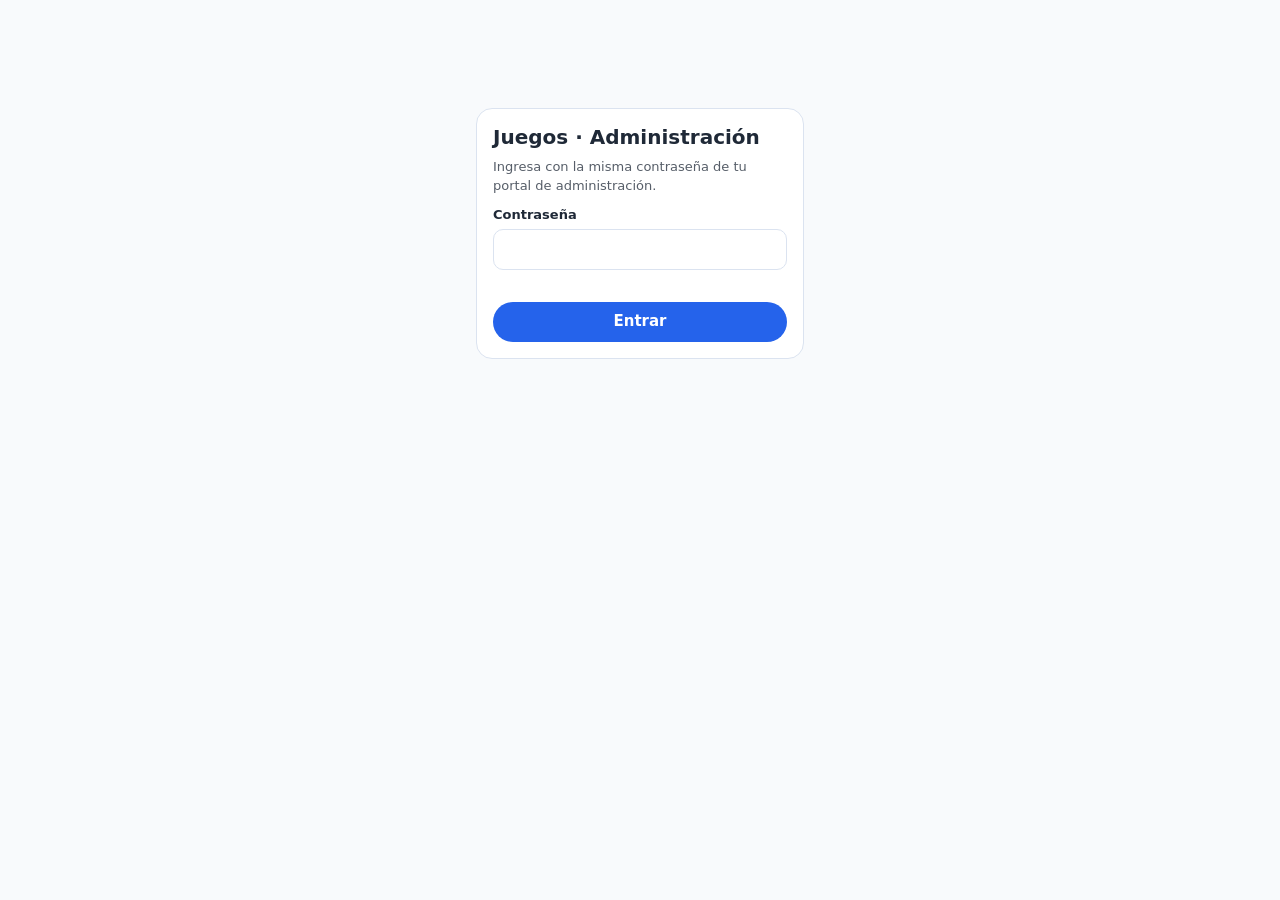
<file: portal_juegos.html>
<!DOCTYPE html>
<html lang="es">
<head>
<meta charset="utf-8">
<meta name="viewport" content="width=device-width,initial-scale=1">
<meta name="robots" content="noindex,nofollow">
<title>Juegos · Administración</title>
<style>
:root{--teal:#2563eb;--teal2:#1d4ed8;--on-teal:#fff;--charcoal:#1f2937;--cream:#f8fafc;--cream2:#eef2ff;--line:#dbe3f0;--ok:#15803d;--warn:#b45309;--bad:#b91c1c}
*{box-sizing:border-box}
html,body{margin:0}
body{font-family:system-ui,-apple-system,"Segoe UI",Roboto,Arial,sans-serif;background:var(--cream);color:var(--charcoal);line-height:1.45;font-size:15px}
h1,h2,h3,h4{margin:0 0 8px;line-height:1.25}
h2{font-size:20px}h3{font-size:17px}h4{font-size:15px}
p{margin:0 0 10px}
.small{font-size:13px;opacity:.75}
a{color:var(--teal2)}
button,input,select,textarea{font:inherit;color:inherit}
input,select,textarea{width:100%;padding:9px 10px;border:1px solid var(--line);border-radius:10px;background:#fff;min-width:0}
input[type=checkbox]{width:auto}
input:focus,select:focus,textarea:focus{outline:2px solid var(--teal);outline-offset:0;border-color:var(--teal)}
textarea{min-height:70px;resize:vertical}
label{display:block;font-size:13px;font-weight:600;margin:10px 0 4px}
label.inline{display:flex;gap:8px;align-items:center;font-weight:500;font-size:14px;margin:8px 0}
.btn{border:0;border-radius:999px;padding:9px 18px;font-weight:600;cursor:pointer;background:var(--teal);color:var(--on-teal)}
.btn:hover{background:var(--teal2)}
.btn.ghost{background:#fff;color:var(--charcoal);border:1px solid var(--line)}
.btn.ghost:hover{background:var(--cream2)}
.btn.bad{background:#fff;color:var(--bad);border:1px solid var(--bad)}
.btn.sm{padding:5px 12px;font-size:13px}
.btn[disabled]{opacity:.5;cursor:not-allowed}
.card{background:#fff;border:1px solid var(--line);border-radius:16px;padding:16px;margin-bottom:14px}
.grid2{display:grid;grid-template-columns:1fr 1fr;gap:12px}
.grid3{display:grid;grid-template-columns:repeat(3,1fr);gap:12px}
.row{display:flex;gap:8px;align-items:center;flex-wrap:wrap}
.right{margin-left:auto}
header.top{background:#fff;border-bottom:1px solid var(--line);padding:10px 16px;display:flex;gap:12px;align-items:center;flex-wrap:wrap}
header.top img{width:40px;height:40px;object-fit:contain;border-radius:8px}
header.top .tt{font-weight:700}
main{max-width:1050px;margin:0 auto;padding:16px}
.tabs{display:flex;gap:6px;margin:6px 0 14px;overflow-x:auto;padding-bottom:2px}
.tab{border:1px solid var(--line);background:#fff;border-radius:999px;padding:8px 16px;cursor:pointer;font-weight:600;white-space:nowrap}
.tab.on{background:var(--teal);color:var(--on-teal);border-color:var(--teal)}
.badge{display:inline-block;padding:2px 10px;border-radius:999px;font-size:12px;font-weight:700;background:var(--cream2);border:1px solid var(--line)}
.badge.disponible{background:#dcfce7;color:#166534;border-color:#bbf7d0}
.badge.usado{background:#e5e7eb;color:#374151}
.badge.vencido{background:#fef3c7;color:#92400e;border-color:#fde68a}
.badge.anulado{background:#fee2e2;color:#991b1b;border-color:#fecaca}
.badge.premio{background:#fef9c3;color:#854d0e;border-color:#fde68a}
.stats{display:grid;grid-template-columns:repeat(3,1fr);gap:12px;margin-bottom:14px}
.stat{background:#fff;border:1px solid var(--line);border-radius:14px;padding:12px;text-align:center}
.stat b{display:block;font-size:24px}
.check{display:flex;gap:14px;flex-wrap:wrap;font-size:14px}
.check span.ok{color:var(--ok);font-weight:600}
.check span.no{opacity:.7}
.table-wrap{overflow-x:auto}
table{border-collapse:collapse;width:100%;font-size:14px}
th,td{padding:8px 10px;border-bottom:1px solid var(--line);text-align:left;vertical-align:middle;white-space:nowrap}
th{font-size:12px;text-transform:uppercase;letter-spacing:.04em;opacity:.7}
td.wrap{white-space:normal}
.sector{display:grid;grid-template-columns:34px 64px 1fr 176px 120px 84px auto;gap:8px;align-items:center;padding:8px 0;border-bottom:1px solid var(--line)}
.sector.off{opacity:.55}
.sector .n{font-weight:700;opacity:.6;text-align:center}
.sum{font-weight:700;padding:6px 14px;border-radius:999px;display:inline-block}
.sum.ok{background:#dcfce7;color:#166534}
.sum.bad{background:#fee2e2;color:#991b1b}
.codes-box{background:var(--cream2);border:1px solid var(--line);border-radius:12px;padding:10px;font-family:ui-monospace,Menlo,Consolas,monospace;font-size:14px;max-height:220px;overflow:auto}
.bar{height:10px;border-radius:999px;background:var(--cream2);overflow:hidden;min-width:120px}
.bar i{display:block;height:100%;background:var(--teal)}
.toast{position:fixed;left:50%;bottom:20px;transform:translateX(-50%);background:var(--charcoal);color:#fff;padding:10px 18px;border-radius:12px;z-index:50;max-width:92vw;text-align:center;box-shadow:0 8px 24px rgba(0,0,0,.25)}
.toast.err{background:var(--bad)}
.login{max-width:360px;margin:12vh auto;padding:0 16px}
.hidden{display:none!important}
.pad30{margin-top:30px}
.dirty{color:var(--warn);font-weight:700}
.ficha{background:var(--cream2);border:1px solid var(--line);border-radius:12px;padding:12px;margin-top:10px}
.ficha dl{display:grid;grid-template-columns:130px 1fr;gap:4px 10px;margin:0}
.ficha dt{font-weight:600;opacity:.75}.ficha dd{margin:0;word-break:break-word}
@media(max-width:720px){
  .grid2,.grid3{grid-template-columns:1fr}
  .pad30{margin-top:0}
  .stats{grid-template-columns:1fr 1fr 1fr;gap:8px}.stat b{font-size:20px}
  .sector{display:flex;flex-wrap:wrap;align-items:center;gap:6px 8px}
  .sector .n{flex:0 0 28px}.sector .e{flex:0 0 56px}.sector .nm{flex:1 1 120px}.sector .t{flex:1 1 100%}
  .sector .p{flex:0 0 130px}.sector .a{flex:0 0 auto}.sector .x{margin-left:auto}
  table.rt thead{display:none}
  table.rt,table.rt tbody,table.rt tr,table.rt td{display:block;width:100%}
  table.rt tr{border:1px solid var(--line);border-radius:12px;padding:8px 10px;margin-bottom:10px;background:#fff}
  table.rt td{border:0;padding:3px 0;white-space:normal;display:flex;gap:8px;justify-content:space-between;align-items:center;text-align:right}
  table.rt td::before{content:attr(data-l);font-size:12px;text-transform:uppercase;opacity:.6;flex:0 0 84px;text-align:left}
  table.rt td[colspan]::before{content:none}
  main{padding:12px}
}
</style>
</head>
<body>

<!-- ===== Inicio de sesión ===== -->
<section id="login" class="login">
  <div class="card">
    <h2>Juegos · Administración</h2>
    <p class="small">Ingresa con la misma contraseña de tu portal de administración.</p>
    <label for="pw">Contraseña</label>
    <input id="pw" type="password" autocomplete="current-password">
    <p id="loginError" class="small" style="color:var(--bad);min-height:18px;margin:8px 0 0"></p>
    <button id="loginBtn" class="btn" style="width:100%;margin-top:6px">Entrar</button>
  </div>
</section>

<!-- ===== Aplicación ===== -->
<div id="app" class="hidden">
  <header class="top">
    <img id="logo" alt="" src="assets/img/logo.png">
    <div><div class="tt" id="tituloPagina">Juegos · Ruleta de la Suerte</div><div class="small" id="nombreNegocio"></div></div>
    <div class="row right">
      <a class="btn ghost sm" href="portal_admin.html" style="text-decoration:none">← Portal de administración</a>
      <button class="btn ghost sm" id="salir">Cerrar sesión</button>
    </div>
  </header>
  <main>
    <div class="card" id="estado"></div>
    <div class="stats" id="stats"></div>
    <nav class="tabs" id="tabs">
      <button class="tab on" data-tab="sectores">Sectores</button>
      <button class="tab" data-tab="codigos">Códigos</button>
      <button class="tab" data-tab="ganadores">Ganadores</button>
      <button class="tab" data-tab="probar">Probar</button>
    </nav>
    <section id="p-sectores"></section>
    <section id="p-codigos" class="hidden"></section>
    <section id="p-ganadores" class="hidden"></section>
    <section id="p-probar" class="hidden"></section>
  </main>
</div>
<div id="toast" class="toast hidden"></div>

<script>
(function(){
'use strict';
const $ = s => document.querySelector(s);
const esc = v => String(v == null ? '' : v).replace(/&/g,'&amp;').replace(/</g,'&lt;').replace(/>/g,'&gt;').replace(/"/g,'&quot;');
let PW = '', cfg = null, cfgSrv = null, site = {}, resumen = {}, visible = false;
let cod = { pagina: 1, total: 0, items: [], nuevos: [], nota: '' };
let gan = { estado: 'todos', items: [], total: 0, truncado: false, ficha: null };
let probar = null;

// ---------- utilidades ----------
let tt;
function toast(msg, err){ const t = $('#toast'); t.textContent = msg; t.className = 'toast' + (err ? ' err' : ''); clearTimeout(tt); tt = setTimeout(() => t.classList.add('hidden'), err ? 6000 : 3000); }
const fecha = ms => ms ? new Date(ms).toLocaleString('es-PE', { dateStyle: 'short', timeStyle: 'short' }) : '—';
const fechaCorta = ms => ms ? new Date(ms).toLocaleDateString('es-PE') : '—';
const pctTxt = bp => (bp / 100).toFixed(2);
function copiar(texto){
  const ok = () => toast('Copiado');
  if (navigator.clipboard && window.isSecureContext) navigator.clipboard.writeText(texto).then(ok, () => fallback());
  else fallback();
  function fallback(){ const a = document.createElement('textarea'); a.value = texto; a.style.position = 'fixed'; a.style.opacity = '0'; document.body.appendChild(a); a.select(); try { document.execCommand('copy'); ok(); } catch (e) { toast('No se pudo copiar', true); } a.remove(); }
}
function descargar(nombre, texto){
  const blob = new Blob(['\ufeff' + texto], { type: 'text/csv;charset=utf-8' });
  const a = document.createElement('a'); a.href = URL.createObjectURL(blob); a.download = nombre; document.body.appendChild(a); a.click(); a.remove();
  setTimeout(() => URL.revokeObjectURL(a.href), 1500);
}
async function api(action, extra){
  let r;
  try { r = await fetch('api/ruleta', { method: 'POST', headers: { 'Content-Type': 'application/json' }, body: JSON.stringify(Object.assign({ action, user: 'admin', password: PW }, extra || {})) }); }
  catch (e) { const er = new Error('No se pudo conectar con el servidor.'); er.status = 0; throw er; }
  let j; try { j = await r.json(); } catch (e) { const er = new Error('Respuesta inválida del servidor (¿está instalado el módulo de juegos?).'); er.status = r.status; throw er; }
  if (!j.ok) { const er = new Error(j.error || 'Error'); er.status = r.status; throw er; }
  return j;
}
async function seguro(fn){ try { return await fn(); } catch (e) { if (e.status === 401) { cerrarSesion(); $('#loginError').textContent = 'La sesión caducó. Vuelve a ingresar.'; } else toast(e.message, true); } }

// ---------- tema (toma los colores del sitio, si existen) ----------
const hexOk = h => /^#[0-9a-fA-F]{6}$/.test(h || '');
const h2r = h => [1,3,5].map(i => parseInt(h.substr(i,2),16));
const r2h = r => '#' + r.map(v => Math.round(Math.max(0,Math.min(255,v))).toString(16).padStart(2,'0')).join('');
const mix = (a,b,t) => { const x = h2r(a), y = h2r(b); return r2h(x.map((v,i) => v + (y[i]-v)*t)); };
const lum = h => { const c = h2r(h).map(v => { v /= 255; return v <= .03928 ? v/12.92 : Math.pow((v+.055)/1.055,2.4); }); return .2126*c[0]+.7152*c[1]+.0722*c[2]; };
function aplicarTema(c){
  if (!c || !hexOk(c.principal)) return;
  const p = c.principal, t = hexOk(c.texto) ? c.texto : '#1f2937', f = hexOk(c.fondo) ? c.fondo : '#f8fafc', st = document.documentElement.style;
  st.setProperty('--teal', p); st.setProperty('--teal2', mix(p,'#000000',.15)); st.setProperty('--on-teal', (1.05/(lum(p)+.05)) >= 3 ? '#ffffff' : '#111111');
  st.setProperty('--charcoal', t); st.setProperty('--cream', f); st.setProperty('--cream2', mix(f,p,.12)); st.setProperty('--line', mix(f,p,.2));
}

// ---------- inicio de sesión ----------
async function entrar(){
  PW = $('#pw').value; $('#loginError').textContent = '';
  if (!PW) { $('#loginError').textContent = 'Escribe tu contraseña.'; return; }
  $('#loginBtn').disabled = true;
  try { await api('admin_login'); await iniciar(); $('#login').classList.add('hidden'); $('#app').classList.remove('hidden'); }
  catch (e) { $('#loginError').textContent = e.status === 401 ? 'Contraseña incorrecta.' : e.message; PW = ''; }
  $('#loginBtn').disabled = false;
}
function cerrarSesion(){ PW = ''; $('#pw').value = ''; $('#app').classList.add('hidden'); $('#login').classList.remove('hidden'); }

async function iniciar(){
  try {
    const d = await (await fetch('data.json?t=' + Date.now())).json();
    site = d || {}; visible = !!(d.juegos && d.juegos.activo);
    aplicarTema(d.config && d.config.colores);
    const logo = (d.config && d.config.logo) || 'assets/img/logo.png';
    const im = $('#logo'); im.onerror = () => { im.style.display = 'none'; }; im.src = logo;
    const n = d.sitio && d.sitio.nombre; $('#nombreNegocio').textContent = n || '';
    document.title = 'Juegos · ' + (n || 'Administración');
  } catch (e) { /* el sitio puede no tener data.json: se usan valores neutros */ }
  const c = await api('admin_config_get');
  cfg = JSON.parse(JSON.stringify(c.config)); cfgSrv = JSON.parse(JSON.stringify(c.config)); cfg._guardada = cfgSrv._guardada = c.guardada;
  await cargarResumen();
  renderTodo();
  cargarCodigos();
}
async function cargarResumen(){ try { resumen = await api('admin_resumen'); } catch (e) { resumen = {}; } }

// ---------- estado general ----------
function renderEstado(){
  const guardada = cfgSrv._guardada, activa = cfgSrv.activo;
  const pasos = [
    [guardada, '1. Sectores guardados'],
    [activa, '2. Ruleta activa'],
    [visible, '3. Sección visible en la web'],
    [(resumen.codigos || 0) > 0, '4. Códigos generados'],
  ];
  $('#estado').innerHTML = `
    <div class="row" style="margin-bottom:8px"><h3 style="margin:0">Estado del juego</h3></div>
    <div class="check" style="margin-bottom:12px">${pasos.map(p => `<span class="${p[0] ? 'ok' : 'no'}">${p[0] ? '✓' : '○'} ${p[1]}</span>`).join('')}</div>
    <div class="row">
      <label class="inline" style="margin:0"><input type="checkbox" id="swActiva" ${activa ? 'checked' : ''} ${guardada ? '' : 'disabled'}> Ruleta activa (se puede jugar)</label>
      <label class="inline" style="margin:0"><input type="checkbox" id="swVisible" ${visible ? 'checked' : ''}> Mostrar la sección "Juegos" en la web</label>
    </div>
    ${guardada ? '' : '<p class="small" style="margin:8px 0 0">Aún no has guardado la ruleta: abajo se muestra una configuración de ejemplo. Edítala y pulsa "Guardar ruleta".</p>'}
    <p class="small" style="margin:8px 0 0">Mostrar u ocultar la sección en la web se publica en tu sitio y tarda 1-2 minutos. Pausar la ruleta es inmediato.</p>`;
  $('#stats').innerHTML = `<div class="stat"><b>${resumen.codigos || 0}</b><span class="small">Códigos generados</span></div><div class="stat"><b>${resumen.jugadas || 0}</b><span class="small">Jugadas</span></div><div class="stat"><b>${resumen.premios || 0}</b><span class="small">Premios ganados</span></div>`;
}

// ---------- pestaña Sectores ----------
const dirty = () => JSON.stringify(strip(cfg)) !== JSON.stringify(strip(cfgSrv));
const strip = c => { const o = JSON.parse(JSON.stringify(c)); delete o._guardada; return o; };
const suma = () => cfg.sectores.filter(s => s.activo).reduce((a, s) => a + (Number(s.pct) || 0), 0);

function renderSectores(){
  const s = suma(), okSuma = s === 10000, n = cfg.sectores.length;
  const filas = cfg.sectores.map((x, i) => `
    <div class="sector ${x.activo ? '' : 'off'}">
      <div class="n">${i + 1}</div>
      <input class="e" data-i="${i}" data-f="emoji" value="${esc(x.emoji)}" maxlength="8" placeholder="🙂" aria-label="Emoji del sector ${i + 1}">
      <input class="nm" data-i="${i}" data-f="nombre" value="${esc(x.nombre)}" maxlength="40" placeholder="Nombre del sector" aria-label="Nombre del sector ${i + 1}">
      <select class="t" data-i="${i}" data-f="tipo" aria-label="Tipo del sector ${i + 1}"><option value="premio" ${x.tipo === 'premio' ? 'selected' : ''}>🎁 Premio</option><option value="nada" ${x.tipo === 'nada' ? 'selected' : ''}>Sigue intentando</option></select>
      <div class="p row" style="flex-wrap:nowrap;gap:4px"><input type="number" min="0" max="100" step="0.01" data-i="${i}" data-f="pct" value="${pctTxt(x.pct)}" aria-label="Probabilidad del sector ${i + 1}" style="text-align:right"><span>%</span></div>
      <label class="inline a" style="margin:0"><input type="checkbox" data-i="${i}" data-f="activo" ${x.activo ? 'checked' : ''}> Activo</label>
      <div class="row x" style="gap:4px;flex-wrap:nowrap">
        <button class="btn ghost sm" data-act="subir" data-i="${i}" ${i === 0 ? 'disabled' : ''} aria-label="Subir">↑</button>
        <button class="btn ghost sm" data-act="bajar" data-i="${i}" ${i === n - 1 ? 'disabled' : ''} aria-label="Bajar">↓</button>
        <button class="btn bad sm" data-act="quitar" data-i="${i}" ${n <= 6 ? 'disabled' : ''} aria-label="Quitar">✕</button>
      </div>
    </div>`).join('');
  $('#p-sectores').innerHTML = `
    <div class="card">
      <h3>Textos y reglas</h3>
      <div class="grid2">
        <div><label for="cTitulo">Título del juego</label><input id="cTitulo" maxlength="60" value="${esc(cfg.titulo)}"></div>
        <div><label class="inline pad30"><input type="checkbox" id="cProb" ${cfg.mostrarProbabilidades ? 'checked' : ''}> Mostrar las probabilidades a los clientes</label></div>
      </div>
      <label for="cTexto">Texto de presentación (opcional)</label>
      <textarea id="cTexto" maxlength="400">${esc(cfg.texto)}</textarea>
      <div class="grid3">
        <div><label for="cVenc">Los códigos vencen a los (días)</label><input id="cVenc" type="number" min="1" max="365" value="${cfg.vencimientoDias}"></div>
        <div><label for="cRet">Conservar datos del ganador tras entregar (días)</label><input id="cRet" type="number" min="1" max="365" value="${cfg.retencionDias}"></div>
        <div><label for="cRetMax">Si nunca se entrega, borrar a los (días)</label><input id="cRetMax" type="number" min="1" max="730" value="${cfg.retencionMaxDias}"></div>
      </div>
      <p class="small" style="margin-top:8px">Quien no gana nunca deja sus datos guardados. Los de quien gana se conservan solo el tiempo indicado.</p>
    </div>
    <div class="card">
      <div class="row" style="margin-bottom:6px"><h3 style="margin:0">Sectores de la ruleta (${n})</h3>
        <span class="sum ${okSuma ? 'ok' : 'bad'} right" id="sumaTxt">Suma: ${pctTxt(s)} %${okSuma ? ' ✓' : ' (debe ser 100 %)'}</span></div>
      <p class="small">Cada sector activo tiene una probabilidad; los sectores activos deben sumar exactamente 100 %. Un sector con 0 % se ve en la ruleta pero nunca sale.</p>
      ${filas}
      <div class="row" style="margin-top:12px">
        <button class="btn ghost sm" data-act="agregar" ${n >= 20 ? 'disabled' : ''}>+ Añadir sector</button>
        <button class="btn ghost sm" data-act="repartir">Repartir lo que falta entre los "Sigue intentando"</button>
      </div>
    </div>
    <div class="row">
      <button class="btn" id="guardar">Guardar ruleta</button>
      <button class="btn ghost" id="descartar" ${dirty() ? '' : 'disabled'}>Descartar cambios</button>
      <span id="sucio" class="dirty ${dirty() ? '' : 'hidden'}">● Cambios sin guardar</span>
    </div>`;
}
function actualizarSuma(){
  const s = suma(), okSuma = s === 10000, el = $('#sumaTxt');
  if (el) { el.className = 'sum ' + (okSuma ? 'ok' : 'bad') + ' right'; el.textContent = 'Suma: ' + pctTxt(s) + ' %' + (okSuma ? ' ✓' : ' (debe ser 100 %)'); }
  const sc = $('#sucio'); if (sc) sc.classList.toggle('hidden', !dirty());
  const d = $('#descartar'); if (d) d.disabled = !dirty();
}
function nuevoId(){ let k = cfg.sectores.length + 1; const ids = new Set(cfg.sectores.map(s => s.id)); while (ids.has('s' + k)) k++; return 's' + k; }
function repartir(){
  const act = cfg.sectores.filter(s => s.activo), premios = act.filter(s => s.tipo === 'premio').reduce((a, s) => a + (Number(s.pct) || 0), 0), nadas = act.filter(s => s.tipo === 'nada');
  if (!nadas.length) return toast('No hay sectores "Sigue intentando" activos para repartir.', true);
  const resto = 10000 - premios; if (resto < 0) return toast('Los premios ya superan el 100 %. Baja alguna probabilidad.', true);
  const base = Math.floor(resto / nadas.length); let extra = resto - base * nadas.length;
  nadas.forEach(s => { s.pct = base + (extra > 0 ? 1 : 0); if (extra > 0) extra--; });
  renderSectores();
}
function leerAjustes(){
  cfg.titulo = $('#cTitulo').value; cfg.texto = $('#cTexto').value; cfg.mostrarProbabilidades = $('#cProb').checked;
  cfg.vencimientoDias = Number($('#cVenc').value); cfg.retencionDias = Number($('#cRet').value); cfg.retencionMaxDias = Number($('#cRetMax').value);
}
async function guardarConfig(c, aviso){
  const r = await seguro(() => api('admin_config_set', { config: strip(c) }));
  if (!r) return false;
  cfgSrv = JSON.parse(JSON.stringify(r.config)); cfgSrv._guardada = true;
  if (c === cfg) cfg = JSON.parse(JSON.stringify(cfgSrv)); else cfg.activo = cfgSrv.activo;
  await cargarResumen(); renderTodo(); toast(aviso || 'Ruleta guardada'); return true;
}

// ---------- pestaña Códigos ----------
function enlaceJuego(){ return location.origin + '/#juegos'; }
function mensajeWa(codigo, vence){
  return `¡Hola! Tienes un código para jugar a "${cfgSrv.titulo}": ${codigo}\nIngresa en ${enlaceJuego()} y gira la ruleta.${vence ? '\nVence el ' + fechaCorta(vence) + '.' : ''}`;
}
function renderCodigos(){
  const nuevos = cod.nuevos.length ? `
    <div class="card">
      <div class="row"><h3 style="margin:0">Códigos generados (${cod.nuevos.length})</h3>
        <button class="btn sm right" data-act="copiarTodos">Copiar todos</button>
        <button class="btn ghost sm" data-act="cerrarNuevos">Cerrar</button></div>
      <p class="small" style="margin-top:6px">Entrega cada código a un cliente. Cada código sirve para una sola jugada y vence el ${fechaCorta(cod.venceNuevos)}.</p>
      <div class="codes-box">${cod.nuevos.map(c => `<div class="row" style="justify-content:space-between;padding:2px 0"><span>${esc(c)}</span><span class="row" style="gap:4px"><button class="btn ghost sm" data-act="copiar" data-c="${esc(c)}">Copiar</button><a class="btn ghost sm" style="text-decoration:none" target="_blank" rel="noopener" href="https://wa.me/?text=${encodeURIComponent(mensajeWa(c, cod.venceNuevos))}">WhatsApp</a></span></div>`).join('')}</div>
    </div>` : '';
  const pags = Math.max(1, Math.ceil(cod.total / 50));
  $('#p-codigos').innerHTML = `
    <div class="card">
      <h3>Generar códigos</h3>
      <div class="grid3">
        <div><label for="gCant">Cantidad (1 a 200)</label><input id="gCant" type="number" min="1" max="200" value="1"></div>
        <div><label for="gNota">Nota (opcional: para quién es)</label><input id="gNota" maxlength="80" placeholder="Ej.: Cliente Juan"></div>
        <div><label for="gVenc">Vence a los (días)</label><input id="gVenc" type="number" min="1" max="365" value="${cfgSrv.vencimientoDias}"></div>
      </div>
      <div class="row" style="margin-top:12px"><button class="btn" id="generar">Generar códigos</button></div>
    </div>
    ${nuevos}
    <div class="card">
      <div class="row" style="margin-bottom:8px"><h3 style="margin:0">Todos los códigos (${cod.total})</h3>
        <button class="btn ghost sm right" data-act="recargarCodigos">Actualizar</button></div>
      <div class="table-wrap"><table class="rt">
        <thead><tr><th>Código</th><th>Estado</th><th>Nota</th><th>Creado</th><th>Vence</th><th>Resultado</th><th></th></tr></thead>
        <tbody>${cod.items.length ? cod.items.map(x => `<tr>
          <td data-l="Código"><b>${esc(x.codigo)}</b></td><td data-l="Estado"><span class="badge ${esc(x.estado)}">${esc(x.estado)}</span></td><td class="wrap" data-l="Nota">${esc(x.nota)}</td>
          <td data-l="Creado">${fecha(x.creado)}</td><td data-l="Vence">${fechaCorta(x.vence)}</td>
          <td data-l="Resultado">${x.jugada ? (x.jugada.esPremio ? '<span class="badge premio">🎁 ' + esc(x.jugada.sector) + '</span>' : esc(x.jugada.sector)) : '—'}</td>
          <td data-l="Acciones"><div class="row" style="gap:4px;flex-wrap:nowrap"><button class="btn ghost sm" data-act="copiar" data-c="${esc(x.codigo)}">Copiar</button>${x.estado === 'disponible' ? `<button class="btn bad sm" data-act="anular" data-c="${esc(x.codigo)}">Anular</button>` : ''}</div></td></tr>`).join('') : '<tr><td colspan="7" class="small">Todavía no hay códigos.</td></tr>'}</tbody>
      </table></div>
      <div class="row" style="margin-top:10px">
        <button class="btn ghost sm" data-act="pagAnt" ${cod.pagina <= 1 ? 'disabled' : ''}>← Anterior</button>
        <span class="small">Página ${cod.pagina} de ${pags}</span>
        <button class="btn ghost sm" data-act="pagSig" ${cod.pagina >= pags ? 'disabled' : ''}>Siguiente →</button>
      </div>
    </div>`;
}
async function cargarCodigos(){
  const r = await seguro(() => api('admin_codigos_listar', { pagina: cod.pagina, tamano: 50 }));
  if (r) { cod.items = r.items; cod.total = r.total; renderCodigos(); }
}

// ---------- pestaña Ganadores ----------
function renderGanadores(){
  const f = gan.ficha;
  const ficha = f ? `
    <div class="ficha"><dl>
      <dt>Código</dt><dd><b>${esc(f.codigo)}</b> <span class="badge ${esc(f.estado)}">${esc(f.estado)}</span></dd>
      <dt>Resultado</dt><dd>${f.jugada ? (f.jugada.esPremio ? '🎁 PREMIO: ' : '') + esc(f.jugada.sector) + ' · ' + fecha(f.jugada.ts) : 'Aún no se ha jugado'}</dd>
      ${f.jugada && f.jugada.esPremio ? `<dt>Ganador</dt><dd>${f.datosEliminados ? '(datos eliminados)' : esc(f.nombres) + ' · DNI ' + esc(f.dni)}</dd>
      <dt>Informó</dt><dd>${f.informado ? 'Sí · ' + fecha(f.informadoTs) : 'No'}</dd>
      <dt>Entrega</dt><dd>${f.entregado ? 'Entregado · ' + fecha(f.entregadoTs) : 'Pendiente'}</dd>` : ''}
    </dl></div>` : '';
  $('#p-ganadores').innerHTML = `
    <div class="card">
      <h3>Verificar un código</h3>
      <p class="small">Antes de entregar un premio, escribe el código que te muestra el cliente: aquí ves el resultado real.</p>
      <div class="row"><input id="vCod" placeholder="RS-XXXX-XXXXXX" style="max-width:260px" autocapitalize="characters"><button class="btn" id="verificar">Verificar</button></div>
      ${ficha}
    </div>
    <div class="card">
      <div class="row" style="margin-bottom:8px"><h3 style="margin:0">Ganadores (${gan.items.length}${gan.truncado ? ' de ' + gan.total : ''})</h3>
        <select id="gEstado" style="max-width:170px" class="right"><option value="todos" ${gan.estado === 'todos' ? 'selected' : ''}>Todos</option><option value="pendiente" ${gan.estado === 'pendiente' ? 'selected' : ''}>Pendientes de entrega</option><option value="entregado" ${gan.estado === 'entregado' ? 'selected' : ''}>Entregados</option></select>
        <button class="btn ghost sm" data-act="recargarGan">Actualizar</button>
        <button class="btn ghost sm" data-act="exportar">Exportar CSV</button></div>
      <div class="table-wrap"><table class="rt">
        <thead><tr><th>Fecha</th><th>Nombres</th><th>DNI</th><th>Código</th><th>Premio</th><th>Informó</th><th>Estado</th><th></th></tr></thead>
        <tbody>${gan.items.length ? gan.items.map(x => `<tr>
          <td data-l="Fecha">${fecha(x.jugada && x.jugada.ts)}</td>
          <td class="wrap" data-l="Nombres">${x.datosEliminados ? '<span class="small">(datos eliminados)</span>' : esc(x.nombres)}</td><td data-l="DNI">${x.datosEliminados ? '—' : esc(x.dni)}</td>
          <td data-l="Código"><b>${esc(x.codigo)}</b></td><td class="wrap" data-l="Premio">🎁 ${esc(x.jugada && x.jugada.sector)}</td>
          <td data-l="Informó">${x.informado ? '✔' : '—'}</td>
          <td data-l="Estado">${x.entregado ? '<span class="badge disponible">Entregado</span>' : '<span class="badge vencido">Pendiente</span>'}</td>
          <td data-l="Acciones"><div class="row" style="gap:4px;flex-wrap:wrap;justify-content:flex-end">${x.entregado ? '' : `<button class="btn sm" data-act="entregar" data-c="${esc(x.codigo)}">Marcar entregado</button>`}${!x.datosEliminados ? `<button class="btn bad sm" data-act="borrarDatos" data-c="${esc(x.codigo)}">Borrar datos</button>` : ''}</div></td></tr>`).join('') : '<tr><td colspan="8" class="small">Todavía no hay ganadores.</td></tr>'}</tbody>
      </table></div>
      ${gan.truncado ? '<p class="small" style="margin-top:8px">Se muestran los 200 más recientes. El CSV incluye hasta 1000.</p>' : ''}
    </div>`;
}
async function cargarGanadores(){
  const r = await seguro(() => api('admin_ganadores_listar', { estado: gan.estado }));
  if (r) { gan.items = r.items; gan.total = r.total; gan.truncado = r.truncado; renderGanadores(); }
}

// ---------- pestaña Probar ----------
function renderProbar(){
  const max = probar ? Math.max(1, ...probar.sectores.map(s => s.obtenido)) : 1;
  $('#p-probar').innerHTML = `
    <div class="card">
      <h3>Probar las probabilidades</h3>
      <p class="small">Simula giros con la ruleta <b>guardada</b> para comprobar que los resultados se parecen a lo que configuraste. No usa códigos ni guarda nada.</p>
      <div class="row"><select id="pN" style="max-width:200px"><option value="1000">1 000 giros</option><option value="10000" selected>10 000 giros</option><option value="50000">50 000 giros</option><option value="100000">100 000 giros</option></select><button class="btn" id="simular">Simular</button></div>
    </div>
    ${probar ? `<div class="card">
      <h3>Resultado de ${probar.n.toLocaleString('es-PE')} giros · premios: ${probar.porcentajePremios.toFixed(2)} %</h3>
      <div class="table-wrap"><table><thead><tr><th>Sector</th><th>Tipo</th><th style="text-align:right">Esperado</th><th style="text-align:right">Obtenido</th><th></th></tr></thead>
      <tbody>${probar.sectores.map(s => `<tr><td>${esc(s.nombre)}</td><td>${s.tipo === 'premio' ? '🎁 Premio' : 'Sigue intentando'}</td><td style="text-align:right">${s.esperado.toFixed(2)} %</td><td style="text-align:right">${s.obtenido.toFixed(2)} %</td><td><div class="bar"><i style="width:${(s.obtenido / max * 100).toFixed(1)}%"></i></div></td></tr>`).join('')}</tbody></table></div>
    </div>` : ''}`;
}

// ---------- render general y eventos ----------
function renderTodo(){ renderEstado(); renderSectores(); renderCodigos(); renderGanadores(); renderProbar(); }
function irA(tab){
  document.querySelectorAll('.tab').forEach(b => b.classList.toggle('on', b.dataset.tab === tab));
  ['sectores', 'codigos', 'ganadores', 'probar'].forEach(t => $('#p-' + t).classList.toggle('hidden', t !== tab));
  if (tab === 'ganadores') cargarGanadores();
  if (tab === 'codigos') cargarCodigos();
}

document.addEventListener('input', e => {
  const t = e.target, i = t.dataset && t.dataset.i;
  if (i !== undefined && t.dataset.f) {
    const s = cfg.sectores[Number(i)], f = t.dataset.f;
    if (f === 'pct') s.pct = Math.round((parseFloat(t.value) || 0) * 100);
    else if (f === 'activo') { s.activo = t.checked; renderSectores(); return; }
    else s[f] = t.value;
    actualizarSuma();
  } else if (['cTitulo', 'cTexto', 'cProb', 'cVenc', 'cRet', 'cRetMax'].includes(t.id)) { leerAjustes(); actualizarSuma(); }
});
document.addEventListener('change', async e => {
  const t = e.target;
  if (t.dataset && t.dataset.f === 'tipo') { cfg.sectores[Number(t.dataset.i)].tipo = t.value; actualizarSuma(); }
  if (t.id === 'swActiva') {
    const nuevo = t.checked, base = JSON.parse(JSON.stringify(cfgSrv)); base.activo = nuevo;
    if (!(await guardarConfig(base, nuevo ? 'Ruleta activada' : 'Ruleta en pausa'))) renderEstado();
  }
  if (t.id === 'swVisible') {
    const nuevo = t.checked;
    if (!confirm(nuevo ? '¿Mostrar la sección "Juegos" en tu web? Se publicará en 1-2 minutos.' : '¿Ocultar la sección "Juegos" de tu web? Se publicará en 1-2 minutos.')) { t.checked = !nuevo; return; }
    const r = await seguro(() => api('admin_visibilidad', { activo: nuevo }));
    if (r) { visible = r.activo; renderEstado(); toast(visible ? 'Sección activada. Tardará 1-2 minutos en verse en la web.' : 'Sección ocultada. Tardará 1-2 minutos en verse.'); } else t.checked = !nuevo;
  }
  if (t.id === 'gEstado') { gan.estado = t.value; cargarGanadores(); }
});
document.addEventListener('click', async e => {
  const tab = e.target.closest && e.target.closest('.tab'); if (tab) return irA(tab.dataset.tab);
  const b = e.target.closest && e.target.closest('[data-act],#guardar,#descartar,#generar,#verificar,#simular,#loginBtn,#salir'); if (!b) return;
  const id = b.id, act = b.dataset.act, i = Number(b.dataset.i), c = b.dataset.c;
  if (id === 'loginBtn') return entrar();
  if (id === 'salir') return cerrarSesion();
  if (id === 'guardar') { leerAjustes(); return guardarConfig(cfg); }
  if (id === 'descartar') { if (confirm('¿Descartar los cambios sin guardar?')) { cfg = JSON.parse(JSON.stringify(cfgSrv)); renderSectores(); } return; }
  if (id === 'generar') {
    const r = await seguro(() => api('admin_codigos_crear', { cantidad: Number($('#gCant').value), nota: $('#gNota').value, vencimientoDias: Number($('#gVenc').value) }));
    if (r) { cod.nuevos = r.codigos; cod.venceNuevos = r.vence; cod.pagina = 1; await cargarResumen(); renderEstado(); await cargarCodigos(); toast(r.cantidad + (r.cantidad === 1 ? ' código generado' : ' códigos generados')); }
    return;
  }
  if (id === 'verificar') {
    const v = $('#vCod').value.trim(); if (!v) return toast('Escribe un código.', true);
    const r = await seguro(() => api('admin_verificar', { codigo: v }));
    gan.ficha = r ? r.ficha : null; renderGanadores(); const inp = $('#vCod'); if (inp) inp.value = v; return;
  }
  if (id === 'simular') { const r = await seguro(() => api('admin_probar', { n: Number($('#pN').value) })); if (r) { probar = r; renderProbar(); const sel = $('#pN'); if (sel) sel.value = String(r.n); } return; }
  switch (act) {
    case 'subir': case 'bajar': { const j = act === 'subir' ? i - 1 : i + 1; if (j < 0 || j >= cfg.sectores.length) return; [cfg.sectores[i], cfg.sectores[j]] = [cfg.sectores[j], cfg.sectores[i]]; renderSectores(); return; }
    case 'quitar': if (cfg.sectores.length > 6 && confirm('¿Quitar el sector "' + (cfg.sectores[i].nombre || i + 1) + '"?')) { cfg.sectores.splice(i, 1); renderSectores(); } return;
    case 'agregar': if (cfg.sectores.length < 20) { cfg.sectores.push({ id: nuevoId(), nombre: 'Nuevo sector', emoji: '', tipo: 'nada', pct: 0, activo: true, color: '' }); renderSectores(); } return;
    case 'repartir': return repartir();
    case 'copiar': return copiar(c);
    case 'copiarTodos': return copiar(cod.nuevos.join('\n'));
    case 'cerrarNuevos': cod.nuevos = []; return renderCodigos();
    case 'recargarCodigos': return cargarCodigos();
    case 'pagAnt': cod.pagina = Math.max(1, cod.pagina - 1); return cargarCodigos();
    case 'pagSig': cod.pagina++; return cargarCodigos();
    case 'anular': if (confirm('¿Anular el código ' + c + '? Ya no se podrá usar.')) { const r = await seguro(() => api('admin_codigo_anular', { codigo: c })); if (r) { toast('Código anulado'); cargarCodigos(); } } return;
    case 'recargarGan': return cargarGanadores();
    case 'entregar': {
      const x = gan.items.find(g => g.codigo === c); const quien = x && x.nombres ? x.nombres + ' (DNI ' + x.dni + ')' : 'esta persona';
      if (!confirm('¿Confirmas que entregaste el premio a ' + quien + '?\nSus datos se conservarán ' + cfgSrv.retencionDias + ' días más y luego se borrarán.')) return;
      const r = await seguro(() => api('admin_entregar', { codigo: c })); if (r) { toast('Premio marcado como entregado'); cargarGanadores(); }
      return;
    }
    case 'borrarDatos': if (confirm('¿Borrar ahora los nombres y el DNI de este ganador? No se puede deshacer.')) { const r = await seguro(() => api('admin_borrar_datos', { codigo: c })); if (r) { toast('Datos borrados'); cargarGanadores(); } } return;
    case 'exportar': { const r = await seguro(() => api('admin_exportar')); if (r) descargar(r.filename, r.csv); return; }
  }
});
$('#pw').addEventListener('keydown', e => { if (e.key === 'Enter') entrar(); });
window.addEventListener('beforeunload', e => { if (cfg && dirty()) { e.preventDefault(); e.returnValue = ''; } });
})();
</script>
</body>
</html>
</file>
<file: styles.css>
/* Estilos del sitio - Carrusel + Fondo transparente + Responsive */
:root{--cream:#FFF8FB;--cream2:#FFE9F2;--charcoal:#14295F;--teal:#E8478B;--teal2:#C93577;--blue:#14295F;--line:#F3DCE6;--header-h:88px;--bg-opacity:0.07;--cream-rgb:255,248,251;--on-teal:#fff}
*{box-sizing:border-box;margin:0;padding:0}
html{scroll-behavior:smooth;overflow-x:hidden}
body{font-family:'Plus Jakarta Sans',Inter,sans-serif;background:var(--cream);color:var(--charcoal);line-height:1.6;overflow-x:hidden;max-width:100vw;position:relative}
/* FONDO TRANSPARENTE */
.bg-watermark{position:fixed;inset:0;pointer-events:none;z-index:-1;opacity:var(--bg-opacity);background-repeat:repeat;background-position:center;background-size:500px;transition:opacity .3s}
h1,h2,h3{font-family:'Fraunces',serif;line-height:1.05;letter-spacing:-.02em}
a{color:inherit;text-decoration:none}img{max-width:100%;display:block}.container{max-width:1180px;margin:0 auto;padding:0 24px;width:100%}
.reveal[data-split]{opacity:1;transform:none}
.reveal{opacity:0;transform:translateY(24px);transition:opacity .7s cubic-bezier(.16,1,.3,1),transform .7s cubic-bezier(.16,1,.3,1)}
.reveal.is-visible{opacity:1;transform:none}
.reveal .word{overflow:hidden;display:inline-block;vertical-align:top}
.reveal .word span{display:inline-block;transform:translateY(100%);transition:transform .7s cubic-bezier(.16,1,.3,1)}
.reveal.is-visible .word span{transform:none}
#splash{position:fixed;inset:0;background:var(--cream);z-index:9999;display:flex;align-items:center;justify-content:center;transition:opacity .6s,visibility .6s;animation:splashOut 4.5s forwards}
#splash.hide{opacity:0;visibility:hidden}@keyframes splashOut{0%,85%{opacity:1}100%{opacity:0;visibility:hidden}}
.splash-inner{text-align:center}.splash-bar{width:120px;height:3px;background:var(--line);margin:18px auto 0;border-radius:3px;overflow:hidden}
.splash-bar span{display:block;height:100%;width:100%;background:var(--teal);animation:load 3s ease}
@keyframes load{0%{transform:translateX(-100%)}100%{transform:translateX(0)}}
.header{position:sticky;top:0;z-index:100;background:rgba(var(--cream-rgb),.96);backdrop-filter:blur(12px);border-bottom:1px solid var(--line);width:100%}
.header-inner{display:flex;align-items:center;justify-content:space-between;height:var(--header-h);gap:16px;width:100%}
.logo{flex-shrink:0;display:flex;align-items:center}.logo img{height:70px;width:auto}
.nav{display:flex;gap:28px;align-items:center;flex-shrink:0}
.nav a{font-weight:500;font-size:15px;opacity:.8;transition:.2s;white-space:nowrap}.nav a:hover{opacity:1;color:var(--teal)}
.btn{border-radius:999px;padding:10px 18px;font-weight:600;display:inline-flex;gap:8px;transition:transform .2s,background .2s;border:0;cursor:pointer;will-change:transform;text-align:center;justify-content:center}
.btn-teal{background:var(--teal);color:var(--on-teal)}.btn-teal:hover{background:var(--teal2)}.btn-cream{background:#fff;color:var(--charcoal)}.btn-lg{padding:14px 24px;font-size:16px}
.nav-toggle{display:none;background:none;border:0;width:42px;height:42px;position:relative;flex-shrink:0;cursor:pointer;margin-left:auto}
.nav-toggle span{position:absolute;left:8px;right:8px;height:2.5px;background:var(--charcoal);transition:.25s;border-radius:2px}
.nav-toggle span:nth-child(1){top:13px}.nav-toggle span:nth-child(2){top:25px}
.nav-toggle.open span:nth-child(1){transform:rotate(45deg);top:19px}.nav-toggle.open span:nth-child(2){transform:rotate(-45deg);top:19px}
.nav-overlay{position:fixed;inset:0;background:rgba(26,26,26,.35);backdrop-filter:blur(2px);z-index:89;opacity:0;visibility:hidden;transition:.3s}
.nav-overlay.open{opacity:1;visibility:visible}
body.no-scroll{overflow:hidden;position:fixed;width:100%}
.hero{padding:48px 0 40px;overflow:hidden}.hero-grid{display:grid;grid-template-columns:1.1fr .9fr;gap:48px;align-items:center}
.badge{display:inline-flex;padding:6px 12px;border-radius:999px;background:var(--cream2);border:1px solid var(--line);font-size:12px;letter-spacing:.08em;text-transform:uppercase;font-weight:700;margin-bottom:18px;max-width:100%}
.hero h1{font-size:clamp(32px,5vw,52px);max-width:18ch;overflow-wrap:break-word}.hero p{font-size:18px;opacity:.75;margin:18px 0 24px;max-width:48ch}
.hero-cta{display:flex;flex-direction:column;gap:10px;align-items:flex-start;max-width:100%}.cta-note{font-size:12px;opacity:.6}

/* HERO VISUAL AHORA ES CARRUSEL */
.hero-visual{position:relative;height:520px;width:100%;max-width:100%}
.carousel{position:relative;width:100%;height:100%;border-radius:32px;overflow:hidden;border:1px solid var(--line);background:var(--cream2);box-shadow:0 20px 60px rgba(0,0,0,.08)}
.carousel-track{display:flex;height:100%;transition:transform .6s cubic-bezier(.16,1,.3,1);will-change:transform}
.carousel-slide{min-width:100%;height:100%;position:relative;background:#fff}
.carousel-slide img{width:100%;height:100%;object-fit:cover;object-position:top center;display:block}
.carousel-slide .placeholder{width:100%;height:100%;display:flex;flex-direction:column;align-items:center;justify-content:center;background:radial-gradient(120% 120% at 30% 20%, var(--cream2), var(--line));padding:24px;text-align:center}
.carousel-slide .placeholder img{width:60%;opacity:.2;margin-bottom:16px;object-fit:contain;height:auto}
.carousel-slide .caption{position:absolute;bottom:56px;left:0;right:210px;background:linear-gradient(transparent, rgba(26,26,26,.82));color:#fff;padding:18px 20px 14px;font-size:14px;z-index:2;white-space:normal;word-break:break-word;overflow-wrap:anywhere;height:auto;border-top-right-radius:16px}
.carousel-slide .caption strong{display:block;font-family:'Fraunces';font-size:18px;margin-bottom:4px;line-height:1.1;white-space:normal;word-break:break-word}
.carousel-slide .caption span{display:block;opacity:.95;line-height:1.3;white-space:normal;word-break:break-word;display:-webkit-box;-webkit-line-clamp:2;-webkit-box-orient:vertical;overflow:hidden}
.carousel-btn{position:absolute;top:50%;transform:translateY(-50%);background:rgba(255,255,255,.92);border:1px solid var(--line);width:44px;height:44px;border-radius:999px;cursor:pointer;font-size:22px;z-index:3;display:grid;place-items:center;box-shadow:0 4px 16px rgba(0,0,0,.12);transition:.2s}
.carousel-btn:hover{background:#fff;transform:translateY(-50%) scale(1.05)}
.carousel-btn.prev{left:12px}.carousel-btn.next{right:12px}
.carousel-dots{position:absolute;bottom:18px;left:50%;transform:translateX(-50%);display:flex;gap:8px;z-index:3;background:rgba(255,255,255,.85);padding:6px 12px;border-radius:999px;border:1px solid var(--line)}
.carousel-dot{width:8px;height:8px;border-radius:999px;background:var(--line);border:0;cursor:pointer;transition:.3s}
.carousel-dot.active{background:var(--teal);width:22px}

.hero-card{position:absolute;background:rgba(255,255,255,.99);backdrop-filter:blur(8px);-webkit-backdrop-filter:blur(8px);border:1px solid rgba(255,255,255,.6);border-radius:16px;padding:12px 14px;display:flex;gap:10px;align-items:center;box-shadow:0 10px 30px rgba(0,0,0,.08);font-size:14px;max-width:200px;z-index:2}
.hero-card span{font-size:22px}.float-1{top:12%;left:-8%;animation:float 5s ease infinite}.float-2{bottom:12%;right:-4%;animation:float 5.5s ease infinite reverse}
@keyframes float{0%,100%{transform:translateY(0)}50%{transform:translateY(-8px)}}
.trust-bar{border-top:1px solid var(--line);border-bottom:1px solid var(--line);background:#fff;width:100%}.trust-grid{display:grid;grid-template-columns:repeat(3,1fr);text-align:center;padding:18px 0;font-size:14px;gap:12px}.trust-grid strong{font-family:'Fraunces';font-size:18px}
.section{padding:80px 0;width:100%;overflow:hidden}.section.alt{background:#fff;border-top:1px solid var(--line);border-bottom:1px solid var(--line)}
.section-head{max-width:720px;margin:0 0 40px}.eyebrow{font-size:12px;letter-spacing:.12em;text-transform:uppercase;font-weight:700;color:var(--teal);margin-bottom:12px;display:block}
.section-head h2{font-size:clamp(28px,4vw,44px)}.services-grid{display:grid;grid-template-columns:repeat(3,1fr);gap:18px}
.svc{background:#fff;border:1px solid var(--line);border-radius:20px;padding:22px 20px;transition:transform .3s,box-shadow .3s;width:100%}.svc:hover{transform:translateY(-4px);box-shadow:0 18px 40px rgba(0,0,0,.06)}
.svc i{font-size:28px;display:block;margin-bottom:12px}.svc h3{font-size:19px;margin-bottom:8px}.svc p{font-size:14px;opacity:.7}
.about-grid{display:grid;grid-template-columns:1fr .9fr;gap:56px;align-items:center}.about-copy h2{font-size:clamp(28px,4vw,40px);margin-bottom:16px}
.values{list-style:none;margin-top:18px;display:grid;gap:10px}.values li{padding-left:22px;position:relative;font-size:15px}.values li:before{content:"•";position:absolute;left:0;color:var(--teal);font-weight:700}
.about-card{background:var(--cream);border:1px solid var(--line);border-radius:24px;padding:24px;max-width:380px;text-align:center;width:100%}.about-card img{width:120px;margin:0 auto 16px}
.cta{background:var(--teal);color:var(--on-teal)}.cta-box{display:grid;grid-template-columns:1.1fr .9fr;gap:40px;align-items:center;background:rgba(255,255,255,.06);border:1px solid rgba(255,255,255,.18);border-radius:32px;padding:32px;width:100%}
.cta-box h2{font-size:clamp(28px,4vw,38px);color:var(--on-teal);margin-bottom:12px}.cta-box p{opacity:.9;margin-bottom:20px}.cta-meta{margin-top:14px;font-size:12px;opacity:.8}
.cta-chat{display:grid;gap:12px;width:100%}.chat-bubble{background:#fff;color:var(--charcoal);padding:12px 14px;border-radius:18px;border-bottom-left-radius:6px;font-size:14px;max-width:85%;box-shadow:0 8px 20px rgba(0,0,0,.1)}
.chat-bubble.me{margin-left:auto;background:var(--charcoal);color:#fff;border-bottom-left-radius:18px;border-bottom-right-radius:6px}
.footer{background:#111;color:#bbb;padding:48px 0 24px;width:100%}.footer-grid{display:grid;grid-template-columns:1.5fr 1fr 1fr;gap:32px;margin-bottom:32px}.footer h4{color:#fff;margin-bottom:10px;font-size:14px;letter-spacing:.06em;text-transform:uppercase}.footer p{font-size:14px}.copy{border-top:1px solid #222;padding-top:18px;text-align:center;font-size:12px;opacity:.6}

/* RESPONSIVE */
@media(max-width:900px){
  :root{--header-h:72px}
  .container{padding:0 16px}
  .logo img{height:56px}
  .header-inner{height:var(--header-h)}
  .nav{position:fixed;top:0;right:0;bottom:0;width:84vw;max-width:340px;height:100vh;height:100dvh;background:var(--cream);flex-direction:column;align-items:flex-start;padding:84px 24px 32px;gap:4px;transform:translateX(100%);transition:transform .35s cubic-bezier(.16,1,.3,1);z-index:90;overflow-y:auto;box-shadow:-16px 0 60px rgba(0,0,0,.12);border-left:1px solid var(--line)}
  .nav.open{transform:translateX(0)}
  .nav a{font-size:18px;padding:14px 0;width:100%;border-bottom:1px solid var(--line);opacity:1}
  .nav .btn{width:100%;margin-top:16px;padding:16px;border-bottom:none}
  .nav-toggle{display:grid;place-items:center}
  .hero{padding:24px 0 24px}
  .hero-grid,.about-grid,.cta-box,.footer-grid{grid-template-columns:1fr;gap:28px}
  .hero-visual{height:420px;order:2}
  .hero-copy{order:1}
  .float-1{left:0;top:8%}.float-2{right:0;bottom:8%}
  .services-grid{grid-template-columns:1fr 1fr;gap:14px}
  .trust-grid{grid-template-columns:1fr;gap:10px;padding:14px 0}
  .section{padding:48px 0}
  .cta-box{padding:24px;border-radius:24px}
}
@media(max-width:600px){
  .services-grid{grid-template-columns:1fr}
  .hero-visual{height:420px}
  .hero h1{font-size:32px}
  .hero p{font-size:16px}
  .carousel{border-radius:20px}
  .btn-lg{width:100%;font-size:15px;padding:16px 20px}
  /* SOLO MOVIL: Foto completa sin recorte + descripcion visible */
  .carousel-slide img{
    object-fit: contain;
    object-position: center center; /* En móvil centrado para que no se mueva */
    background: #0f1a1a;
  }
  .carousel-slide{
    background: radial-gradient(120% 120% at 50% 30%, #1a2e2e 0%, #0f1a1a 100%);
  }
  /* FIX DEFINITIVO: texto hace salto ANTES de llegar al cartel 24h */
  .hero-card{ scale: .88; }
  .hero-card.float-1{ left: 6px; top: 4%; }
  .hero-card.float-2{ 
    right: 8px; 
    bottom: 45px; /* Baja el 24h a la altura del texto, alineado a la derecha */
    z-index: 4;
    max-width: 155px;
  }
  .carousel-slide .caption{
    bottom: 42px;
    left: 10px;
    right: 168px; /* Deja 168px libres a la derecha para que no se meta detrás del 24h */
    padding: 10px 12px;
    background: linear-gradient(to top, rgba(26,26,26,.78) 0%, rgba(26,26,26,.45) 60%, rgba(26,26,26,0) 100%);
    backdrop-filter: blur(2px);
    -webkit-backdrop-filter: blur(2px);
    border-radius: 12px;
    border: 1px solid rgba(255,255,255,.12);
    z-index: 3;
    white-space: normal;
    word-break: break-word;
    overflow-wrap: anywhere;
    height: auto;
  }
  .carousel-slide .caption strong{
    font-size: 13px;
    line-height: 1.15;
    margin-bottom: 3px;
    white-space: normal;
    display: block;
  }
  .carousel-slide .caption span{
    font-size: 11px;
    line-height: 1.3;
    white-space: normal;
    display: block;
    /* 2 lineas max y corta con ... si es muy largo, pero hace salto antes del cartel */
    display: -webkit-box;
    -webkit-line-clamp: 2;
    -webkit-box-orient: vertical;
    overflow: hidden;
  }
  .carousel-dots{ bottom: 8px; z-index: 5; }
}

.carousel-slide img.is-logo{object-fit:contain;object-position:center;padding:14px;background:var(--cream2)}


/* ===== WhatsApp flotante ===== */
.wa-float{position:fixed;right:18px;bottom:calc(18px + env(safe-area-inset-bottom,0px));width:58px;height:58px;border-radius:50%;background:#25D366;display:flex;align-items:center;justify-content:center;box-shadow:0 8px 24px rgba(0,0,0,.25);z-index:80;transition:transform .2s}
.wa-float[hidden]{display:none}
.wa-float:hover{transform:scale(1.08)}
.wa-float:before{content:"";position:absolute;inset:0;border-radius:50%;background:#25D366;opacity:.5;z-index:-1;animation:waPulse 2.2s infinite}
@keyframes waPulse{0%{transform:scale(1);opacity:.5}100%{transform:scale(1.6);opacity:0}}
@media (prefers-reduced-motion:reduce){.wa-float:before{animation:none;display:none}}

/* ===== Tarjetas de productos: foto + botón ===== */
.svc{display:flex;flex-direction:column}
.svc p{flex:1}
.svc .svc-btn{margin-top:16px;align-self:flex-start}
.svc-photo{margin:-22px -20px 14px;aspect-ratio:4/3;overflow:hidden;border-radius:20px 20px 0 0;background:var(--cream2)}
.svc-photo img{width:100%;height:100%;object-fit:cover;display:block}


/* ===== Barra de confianza: máx. 3 por fila, la fila incompleta queda centrada ===== */
.trust-grid{display:flex;flex-wrap:wrap;justify-content:center;gap:12px}
.trust-grid>div{flex:0 0 calc((100% - 24px)/3)}
@media(max-width:900px){.trust-grid>div{flex-basis:100%}}

/* ===== Ubícanos ===== */
.ubi-grid{display:grid;grid-template-columns:minmax(0,480px) minmax(0,1fr);gap:28px;align-items:stretch}
.ubi-grid.no-photo{grid-template-columns:minmax(0,560px)}
.ubi-map{display:flex;flex-direction:column;gap:14px;align-items:flex-start}
.ubi-map-frame{width:100%;aspect-ratio:4/3;border-radius:20px;overflow:hidden;border:1px solid var(--line);background:var(--cream2)}
.ubi-map-frame iframe{width:100%;height:100%;border:0;display:block}
.ubi-dir{font-size:14px;opacity:.7}
.ubi-photo{border-radius:20px;overflow:hidden;border:1px solid var(--line);background:var(--cream2);min-height:260px}
.ubi-photo[hidden]{display:none}
.ubi-photo{position:relative}
.ubi-photo img{position:absolute;inset:0;width:100%;height:100%;object-fit:cover;display:block}
@media(max-width:900px){.ubi-grid,.ubi-grid.no-photo{grid-template-columns:1fr}.ubi-photo{aspect-ratio:4/3;min-height:0}}

/* ===== Pantalla de carga: créditos ===== */
.splash-credit{margin-top:22px;font-size:11px;line-height:1.6;color:#6b7280}
.splash-credit p{margin:0}


/* ===== Pantalla de carga: logo y textos centrados (escritorio y móvil) ===== */
.splash-inner{display:flex;flex-direction:column;align-items:center;max-width:92vw}
.splash-inner img{display:block;margin:0 auto;max-width:100%;height:auto}
.splash-inner .splash-bar{margin:18px 0 0}
.splash-credit{text-align:center}

/* ===== Inicio sin carrusel ===== */
.hero-grid.hero-solo{grid-template-columns:minmax(0,760px);justify-content:center;justify-items:center;text-align:center}
.hero-grid.hero-solo .hero-copy{max-width:680px;margin:0 auto}
.hero-grid.hero-solo .hero-cta{justify-content:center;align-items:center;text-align:center}
.hero-grid.hero-solo .hero-copy p,.hero-grid.hero-solo .hero-copy h1{margin-left:auto;margin-right:auto}
</file>
